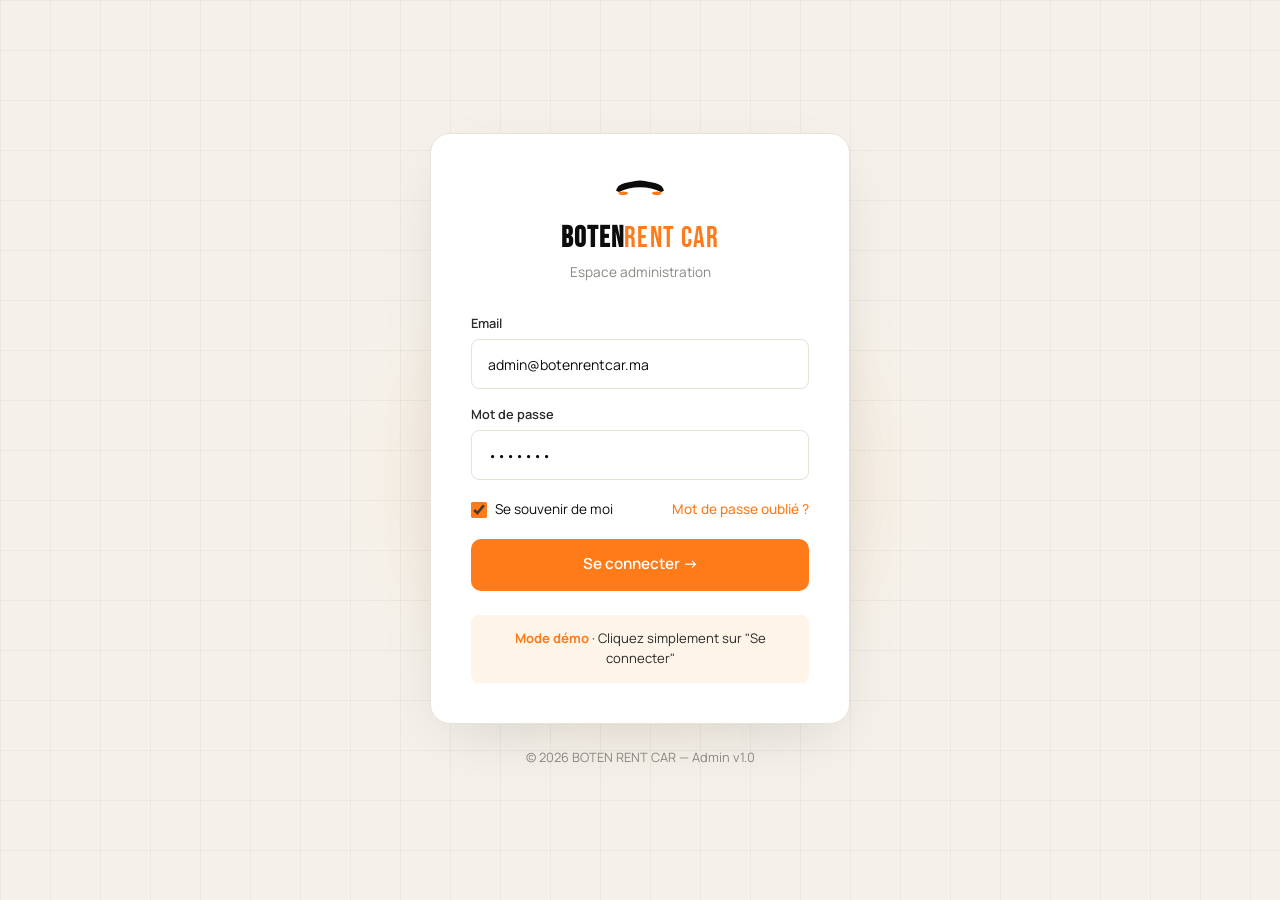
<file: index.html>
<!DOCTYPE html>
<html lang="fr">
<head>
<meta charset="UTF-8">
<meta name="viewport" content="width=device-width, initial-scale=1.0">
<title>Connexion · BOTEN RENT CAR · Admin</title>
<link rel="preconnect" href="https://fonts.googleapis.com">
<link rel="preconnect" href="https://fonts.gstatic.com" crossorigin>
<link href="https://fonts.googleapis.com/css2?family=Bebas+Neue&family=Manrope:wght@400;500;600;700&display=swap" rel="stylesheet">
<link rel="stylesheet" href="admin.css">
</head>
<body class="login-page">

<div class="login-bg">
  <div class="login-glow"></div>
</div>

<div class="login-wrap">
  <div class="login-card">
    <div class="login-brand">
      <svg viewBox="0 0 100 50" xmlns="http://www.w3.org/2000/svg" width="60" height="30">
        <path d="M10,28 Q12,18 25,15 L40,12 Q50,10 60,12 L75,15 Q88,18 90,28 L85,30 Q70,22 50,22 Q30,22 15,30 Z" fill="#0c0c0d"/>
        <ellipse cx="22" cy="32" rx="8" ry="3" fill="#ff7a18"/>
        <ellipse cx="78" cy="32" rx="8" ry="3" fill="#ff7a18"/>
      </svg>
      <h1 class="brand-text">BOTEN<em>RENT CAR</em></h1>
      <p class="brand-sub">Espace administration</p>
    </div>

    <form onsubmit="event.preventDefault(); window.location.href='dashboard.html';">
      <label class="field">
        <span>Email</span>
        <input type="email" placeholder="admin@botenrentcar.ma" value="admin@botenrentcar.ma" required>
      </label>

      <label class="field">
        <span>Mot de passe</span>
        <input type="password" placeholder="••••••••" value="demo123" required>
      </label>

      <div class="login-options">
        <label class="check">
          <input type="checkbox" checked>
          <span>Se souvenir de moi</span>
        </label>
        <a href="#">Mot de passe oublié ?</a>
      </div>

      <button type="submit" class="btn-primary btn-full">Se connecter →</button>
    </form>

    <div class="login-demo">
      <strong>Mode démo</strong> · Cliquez simplement sur "Se connecter"
    </div>
  </div>

  <p class="login-foot">© 2026 BOTEN RENT CAR — Admin v1.0</p>
</div>

</body>
</html>
</file>
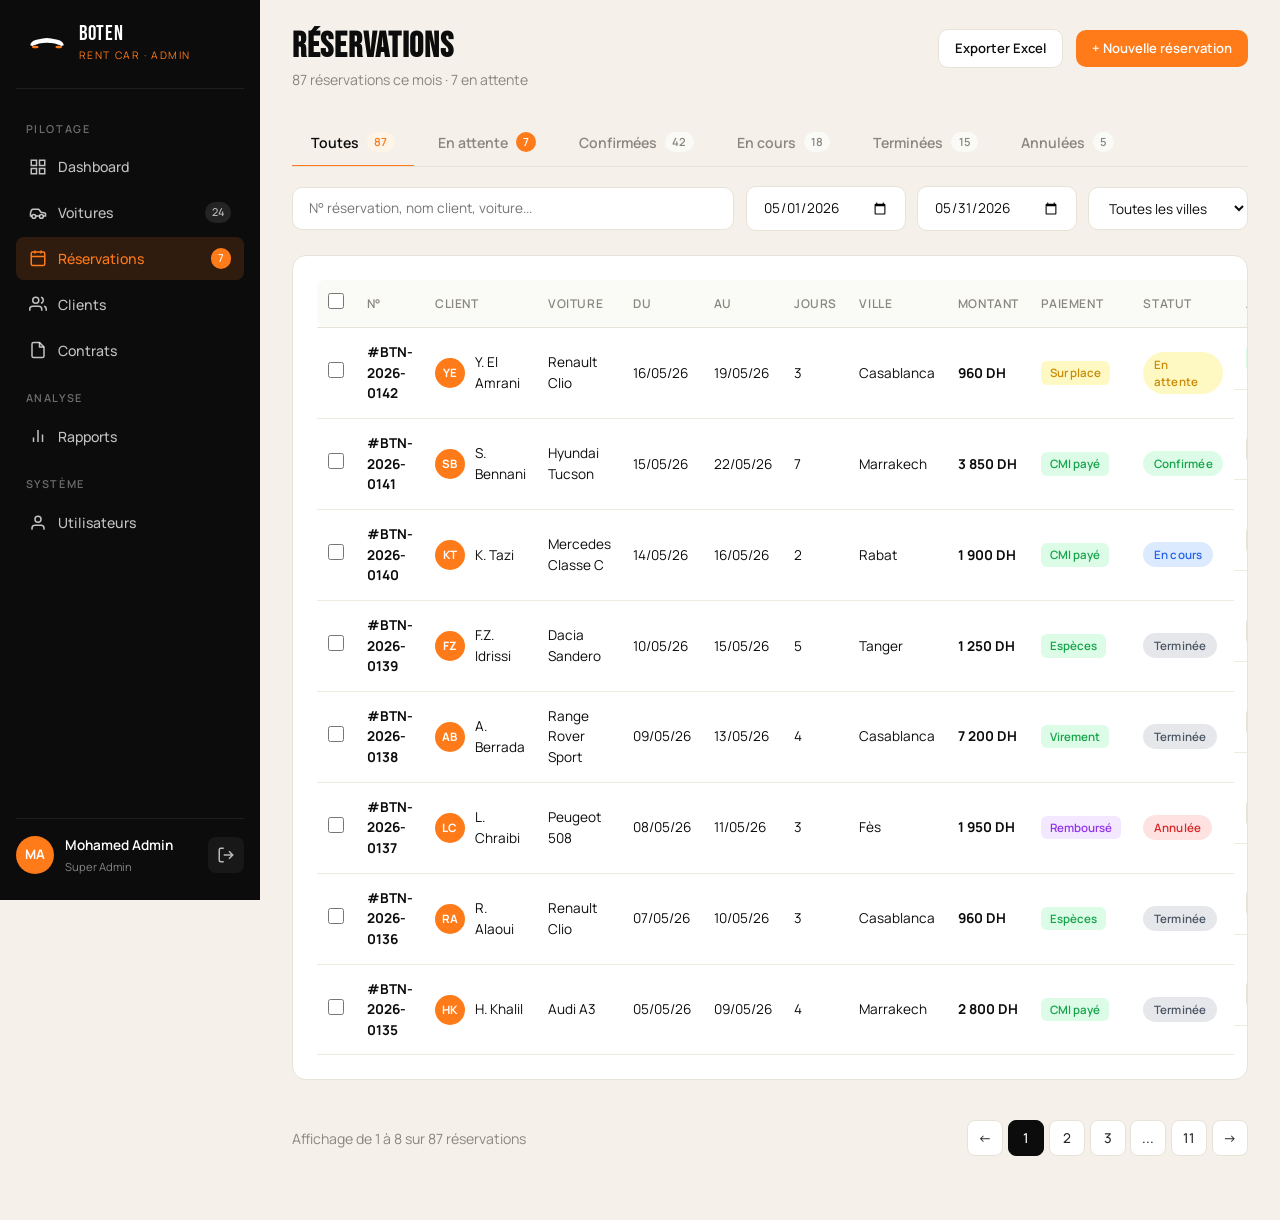
<file: bookings.html>
<!DOCTYPE html>
<html lang="fr">
<head>
<meta charset="UTF-8">
<meta name="viewport" content="width=device-width, initial-scale=1.0">
<title>Réservations · BOTEN RENT CAR · Admin</title>
<link rel="preconnect" href="https://fonts.googleapis.com">
<link rel="preconnect" href="https://fonts.gstatic.com" crossorigin>
<link href="https://fonts.googleapis.com/css2?family=Bebas+Neue&family=Manrope:wght@400;500;600;700;800&display=swap" rel="stylesheet">
<link rel="stylesheet" href="admin.css">
</head>
<body>

<aside class="sidebar">
  <div class="side-brand">
    <svg viewBox="0 0 100 50" xmlns="http://www.w3.org/2000/svg" width="42" height="22">
      <path d="M10,28 Q12,18 25,15 L40,12 Q50,10 60,12 L75,15 Q88,18 90,28 L85,30 Q70,22 50,22 Q30,22 15,30 Z" fill="#fff"/>
      <ellipse cx="22" cy="32" rx="8" ry="3" fill="#ff7a18"/>
      <ellipse cx="78" cy="32" rx="8" ry="3" fill="#ff7a18"/>
    </svg>
    <div><span class="bn">BOTEN</span><span class="bs">RENT CAR · Admin</span></div>
  </div>
  <nav class="side-nav">
    <p class="nav-label">Pilotage</p>
    <a href="dashboard.html"><svg width="18" height="18" viewBox="0 0 24 24" fill="none" stroke="currentColor" stroke-width="2"><rect x="3" y="3" width="7" height="7"/><rect x="14" y="3" width="7" height="7"/><rect x="14" y="14" width="7" height="7"/><rect x="3" y="14" width="7" height="7"/></svg>Dashboard</a>
    <a href="cars.html"><svg width="18" height="18" viewBox="0 0 24 24" fill="none" stroke="currentColor" stroke-width="2"><path d="M14 16H9m10 0h3v-3.15a1 1 0 0 0-.84-.99L16 11l-2.7-3.6a1 1 0 0 0-.8-.4H5.24a2 2 0 0 0-1.8 1.1l-.8 1.63A6 6 0 0 0 2 12.42V16h2"/><circle cx="6.5" cy="16.5" r="2.5"/><circle cx="16.5" cy="16.5" r="2.5"/></svg>Voitures <span class="badge">24</span></a>
    <a href="bookings.html" class="active"><svg width="18" height="18" viewBox="0 0 24 24" fill="none" stroke="currentColor" stroke-width="2"><rect x="3" y="4" width="18" height="18" rx="2"/><path d="M16 2v4M8 2v4M3 10h18"/></svg>Réservations <span class="badge alert">7</span></a>
    <a href="clients.html"><svg width="18" height="18" viewBox="0 0 24 24" fill="none" stroke="currentColor" stroke-width="2"><path d="M17 21v-2a4 4 0 0 0-4-4H5a4 4 0 0 0-4 4v2"/><circle cx="9" cy="7" r="4"/><path d="M23 21v-2a4 4 0 0 0-3-3.87M16 3.13a4 4 0 0 1 0 7.75"/></svg>Clients</a>
    <a href="contracts.html"><svg width="18" height="18" viewBox="0 0 24 24" fill="none" stroke="currentColor" stroke-width="2"><path d="M14 2H6a2 2 0 0 0-2 2v16a2 2 0 0 0 2 2h12a2 2 0 0 0 2-2V8z"/><path d="M14 2v6h6"/></svg>Contrats</a>
    <p class="nav-label">Analyse</p>
    <a href="reports.html"><svg width="18" height="18" viewBox="0 0 24 24" fill="none" stroke="currentColor" stroke-width="2"><line x1="18" y1="20" x2="18" y2="10"/><line x1="12" y1="20" x2="12" y2="4"/><line x1="6" y1="20" x2="6" y2="14"/></svg>Rapports</a>
    <p class="nav-label">Système</p>
    <a href="users.html"><svg width="18" height="18" viewBox="0 0 24 24" fill="none" stroke="currentColor" stroke-width="2"><path d="M20 21v-2a4 4 0 0 0-4-4H8a4 4 0 0 0-4 4v2"/><circle cx="12" cy="7" r="4"/></svg>Utilisateurs</a>
  </nav>
  <div class="side-foot">
    <div class="side-user"><div class="avatar">MA</div><div><strong>Mohamed Admin</strong><span>Super Admin</span></div></div>
    <a href="index.html" class="logout"><svg width="18" height="18" viewBox="0 0 24 24" fill="none" stroke="currentColor" stroke-width="2"><path d="M9 21H5a2 2 0 0 1-2-2V5a2 2 0 0 1 2-2h4M16 17l5-5-5-5M21 12H9"/></svg></a>
  </div>
</aside>

<main class="main">
  <header class="topbar">
    <div>
      <h1>Réservations</h1>
      <p class="muted">87 réservations ce mois · 7 en attente</p>
    </div>
    <div class="topbar-actions">
      <button class="btn-ghost btn-sm">Exporter Excel</button>
      <button class="btn-primary btn-sm">+ Nouvelle réservation</button>
    </div>
  </header>

  <!-- Tabs -->
  <div class="tabs">
    <button class="tab on">Toutes <span class="num">87</span></button>
    <button class="tab">En attente <span class="num alert">7</span></button>
    <button class="tab">Confirmées <span class="num">42</span></button>
    <button class="tab">En cours <span class="num">18</span></button>
    <button class="tab">Terminées <span class="num">15</span></button>
    <button class="tab">Annulées <span class="num">5</span></button>
  </div>

  <!-- Filters -->
  <section class="filters">
    <div class="filter-group">
      <input type="text" placeholder="N° réservation, nom client, voiture..." class="filter-search">
    </div>
    <input type="date" class="filter-select" value="2026-05-01">
    <input type="date" class="filter-select" value="2026-05-31">
    <select class="filter-select"><option>Toutes les villes</option><option>Casablanca</option><option>Marrakech</option></select>
  </section>

  <!-- Big table -->
  <section class="card">
    <div class="table-wrap">
      <table class="table">
        <thead>
          <tr>
            <th><input type="checkbox"></th>
            <th>N°</th>
            <th>Client</th>
            <th>Voiture</th>
            <th>Du</th>
            <th>Au</th>
            <th>Jours</th>
            <th>Ville</th>
            <th>Montant</th>
            <th>Paiement</th>
            <th>Statut</th>
            <th>Actions</th>
          </tr>
        </thead>
        <tbody>
          <tr>
            <td><input type="checkbox"></td>
            <td><strong>#BTN-2026-0142</strong></td>
            <td><div class="td-user"><div class="avatar sm">YE</div><span>Y. El Amrani</span></div></td>
            <td>Renault Clio</td>
            <td>16/05/26</td>
            <td>19/05/26</td>
            <td>3</td>
            <td>Casablanca</td>
            <td><strong>960 DH</strong></td>
            <td><span class="pay pending">Sur place</span></td>
            <td><span class="pill pending">En attente</span></td>
            <td class="row-actions">
              <button class="btn-mini ok" title="Confirmer">✓</button>
              <button class="btn-mini no" title="Refuser">✕</button>
              <button class="btn-mini" title="Détails">👁</button>
            </td>
          </tr>
          <tr>
            <td><input type="checkbox"></td>
            <td><strong>#BTN-2026-0141</strong></td>
            <td><div class="td-user"><div class="avatar sm">SB</div><span>S. Bennani</span></div></td>
            <td>Hyundai Tucson</td>
            <td>15/05/26</td>
            <td>22/05/26</td>
            <td>7</td>
            <td>Marrakech</td>
            <td><strong>3 850 DH</strong></td>
            <td><span class="pay paid">CMI payé</span></td>
            <td><span class="pill confirmed">Confirmée</span></td>
            <td class="row-actions">
              <button class="btn-mini" title="Contrat">📄</button>
              <button class="btn-mini" title="Détails">👁</button>
            </td>
          </tr>
          <tr>
            <td><input type="checkbox"></td>
            <td><strong>#BTN-2026-0140</strong></td>
            <td><div class="td-user"><div class="avatar sm">KT</div><span>K. Tazi</span></div></td>
            <td>Mercedes Classe C</td>
            <td>14/05/26</td>
            <td>16/05/26</td>
            <td>2</td>
            <td>Rabat</td>
            <td><strong>1 900 DH</strong></td>
            <td><span class="pay paid">CMI payé</span></td>
            <td><span class="pill active">En cours</span></td>
            <td class="row-actions">
              <button class="btn-mini" title="Contrat">📄</button>
              <button class="btn-mini" title="Détails">👁</button>
            </td>
          </tr>
          <tr>
            <td><input type="checkbox"></td>
            <td><strong>#BTN-2026-0139</strong></td>
            <td><div class="td-user"><div class="avatar sm">FZ</div><span>F.Z. Idrissi</span></div></td>
            <td>Dacia Sandero</td>
            <td>10/05/26</td>
            <td>15/05/26</td>
            <td>5</td>
            <td>Tanger</td>
            <td><strong>1 250 DH</strong></td>
            <td><span class="pay paid">Espèces</span></td>
            <td><span class="pill done">Terminée</span></td>
            <td class="row-actions">
              <button class="btn-mini" title="Détails">👁</button>
            </td>
          </tr>
          <tr>
            <td><input type="checkbox"></td>
            <td><strong>#BTN-2026-0138</strong></td>
            <td><div class="td-user"><div class="avatar sm">AB</div><span>A. Berrada</span></div></td>
            <td>Range Rover Sport</td>
            <td>09/05/26</td>
            <td>13/05/26</td>
            <td>4</td>
            <td>Casablanca</td>
            <td><strong>7 200 DH</strong></td>
            <td><span class="pay paid">Virement</span></td>
            <td><span class="pill done">Terminée</span></td>
            <td class="row-actions">
              <button class="btn-mini" title="Détails">👁</button>
            </td>
          </tr>
          <tr>
            <td><input type="checkbox"></td>
            <td><strong>#BTN-2026-0137</strong></td>
            <td><div class="td-user"><div class="avatar sm">LC</div><span>L. Chraibi</span></div></td>
            <td>Peugeot 508</td>
            <td>08/05/26</td>
            <td>11/05/26</td>
            <td>3</td>
            <td>Fès</td>
            <td><strong>1 950 DH</strong></td>
            <td><span class="pay refund">Remboursé</span></td>
            <td><span class="pill cancelled">Annulée</span></td>
            <td class="row-actions">
              <button class="btn-mini" title="Détails">👁</button>
            </td>
          </tr>
          <tr>
            <td><input type="checkbox"></td>
            <td><strong>#BTN-2026-0136</strong></td>
            <td><div class="td-user"><div class="avatar sm">RA</div><span>R. Alaoui</span></div></td>
            <td>Renault Clio</td>
            <td>07/05/26</td>
            <td>10/05/26</td>
            <td>3</td>
            <td>Casablanca</td>
            <td><strong>960 DH</strong></td>
            <td><span class="pay paid">Espèces</span></td>
            <td><span class="pill done">Terminée</span></td>
            <td class="row-actions">
              <button class="btn-mini" title="Détails">👁</button>
            </td>
          </tr>
          <tr>
            <td><input type="checkbox"></td>
            <td><strong>#BTN-2026-0135</strong></td>
            <td><div class="td-user"><div class="avatar sm">HK</div><span>H. Khalil</span></div></td>
            <td>Audi A3</td>
            <td>05/05/26</td>
            <td>09/05/26</td>
            <td>4</td>
            <td>Marrakech</td>
            <td><strong>2 800 DH</strong></td>
            <td><span class="pay paid">CMI payé</span></td>
            <td><span class="pill done">Terminée</span></td>
            <td class="row-actions">
              <button class="btn-mini" title="Détails">👁</button>
            </td>
          </tr>
        </tbody>
      </table>
    </div>
  </section>

  <div class="pagination">
    <span class="muted">Affichage de 1 à 8 sur 87 réservations</span>
    <div class="pager">
      <button>←</button>
      <button class="on">1</button>
      <button>2</button>
      <button>3</button>
      <button>...</button>
      <button>11</button>
      <button>→</button>
    </div>
  </div>

</main>

<script src="admin.js"></script>
</body>
</html>
</file>
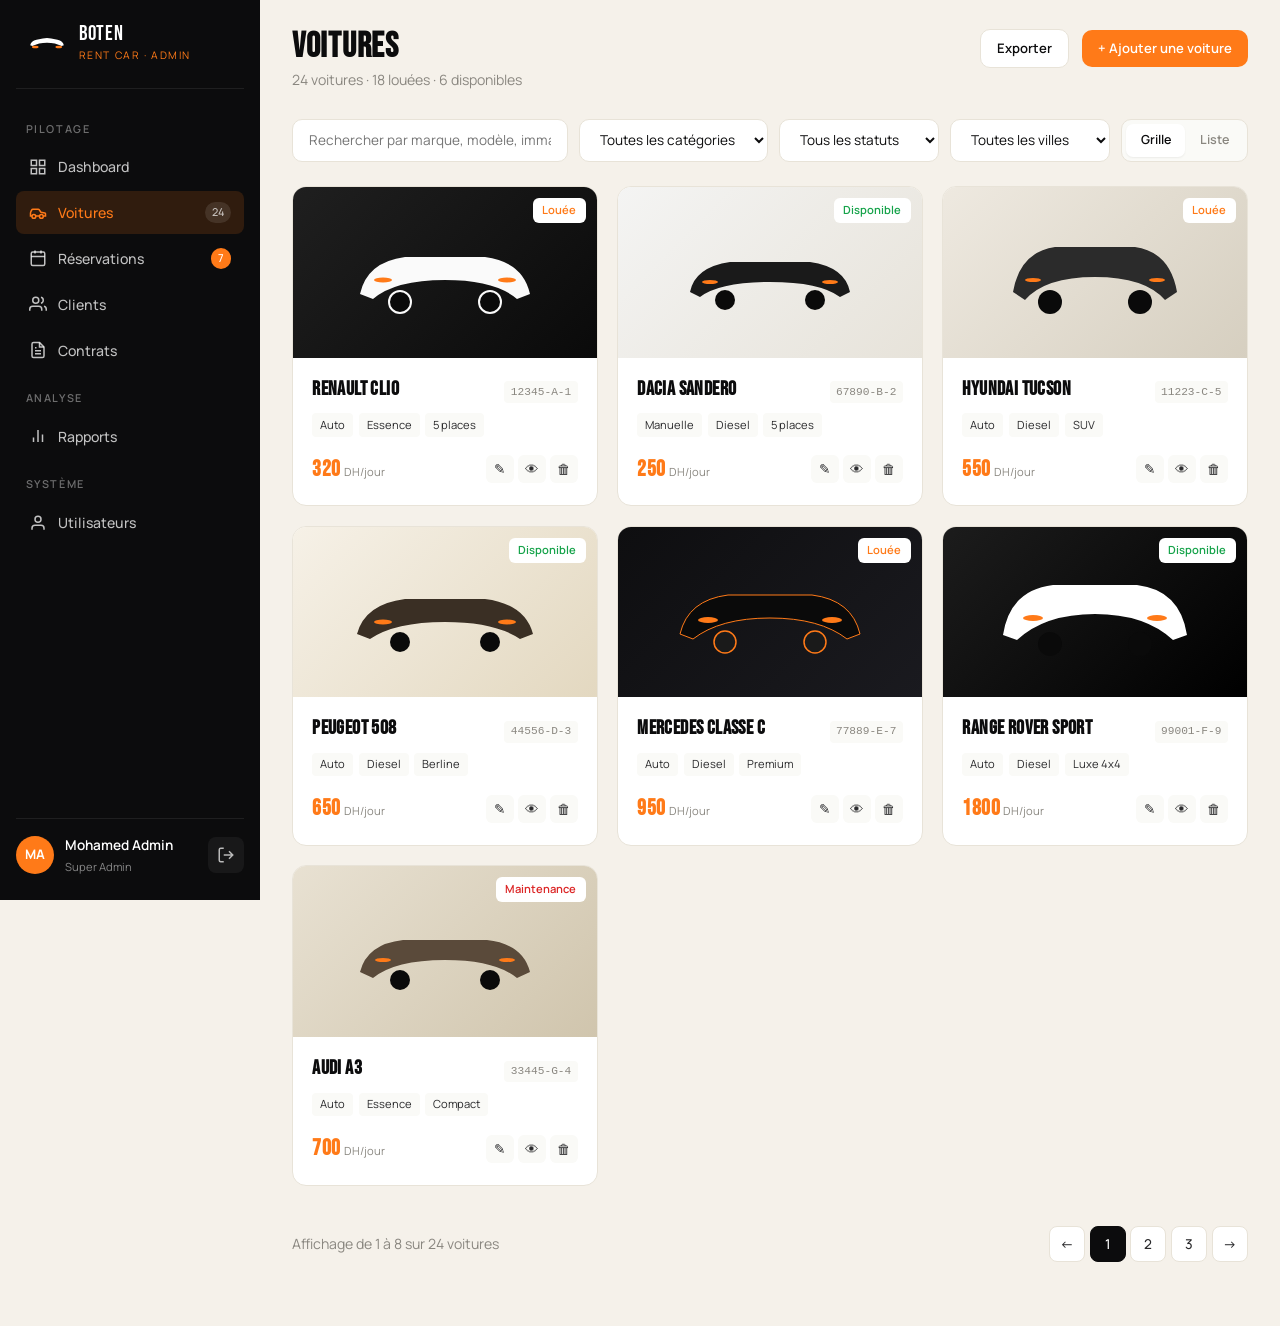
<file: cars.html>
<!DOCTYPE html>
<html lang="fr">
<head>
<meta charset="UTF-8">
<meta name="viewport" content="width=device-width, initial-scale=1.0">
<title>Voitures · BOTEN RENT CAR · Admin</title>
<link rel="preconnect" href="https://fonts.googleapis.com">
<link rel="preconnect" href="https://fonts.gstatic.com" crossorigin>
<link href="https://fonts.googleapis.com/css2?family=Bebas+Neue&family=Manrope:wght@400;500;600;700;800&display=swap" rel="stylesheet">
<link rel="stylesheet" href="admin.css">
</head>
<body>

<aside class="sidebar">
  <div class="side-brand">
    <svg viewBox="0 0 100 50" xmlns="http://www.w3.org/2000/svg" width="42" height="22">
      <path d="M10,28 Q12,18 25,15 L40,12 Q50,10 60,12 L75,15 Q88,18 90,28 L85,30 Q70,22 50,22 Q30,22 15,30 Z" fill="#fff"/>
      <ellipse cx="22" cy="32" rx="8" ry="3" fill="#ff7a18"/>
      <ellipse cx="78" cy="32" rx="8" ry="3" fill="#ff7a18"/>
    </svg>
    <div><span class="bn">BOTEN</span><span class="bs">RENT CAR · Admin</span></div>
  </div>
  <nav class="side-nav">
    <p class="nav-label">Pilotage</p>
    <a href="dashboard.html"><svg width="18" height="18" viewBox="0 0 24 24" fill="none" stroke="currentColor" stroke-width="2"><rect x="3" y="3" width="7" height="7"/><rect x="14" y="3" width="7" height="7"/><rect x="14" y="14" width="7" height="7"/><rect x="3" y="14" width="7" height="7"/></svg>Dashboard</a>
    <a href="cars.html" class="active"><svg width="18" height="18" viewBox="0 0 24 24" fill="none" stroke="currentColor" stroke-width="2"><path d="M14 16H9m10 0h3v-3.15a1 1 0 0 0-.84-.99L16 11l-2.7-3.6a1 1 0 0 0-.8-.4H5.24a2 2 0 0 0-1.8 1.1l-.8 1.63A6 6 0 0 0 2 12.42V16h2"/><circle cx="6.5" cy="16.5" r="2.5"/><circle cx="16.5" cy="16.5" r="2.5"/></svg>Voitures <span class="badge">24</span></a>
    <a href="bookings.html"><svg width="18" height="18" viewBox="0 0 24 24" fill="none" stroke="currentColor" stroke-width="2"><rect x="3" y="4" width="18" height="18" rx="2"/><path d="M16 2v4M8 2v4M3 10h18"/></svg>Réservations <span class="badge alert">7</span></a>
    <a href="clients.html"><svg width="18" height="18" viewBox="0 0 24 24" fill="none" stroke="currentColor" stroke-width="2"><path d="M17 21v-2a4 4 0 0 0-4-4H5a4 4 0 0 0-4 4v2"/><circle cx="9" cy="7" r="4"/><path d="M23 21v-2a4 4 0 0 0-3-3.87M16 3.13a4 4 0 0 1 0 7.75"/></svg>Clients</a>
    <a href="contracts.html"><svg width="18" height="18" viewBox="0 0 24 24" fill="none" stroke="currentColor" stroke-width="2"><path d="M14 2H6a2 2 0 0 0-2 2v16a2 2 0 0 0 2 2h12a2 2 0 0 0 2-2V8z"/><path d="M14 2v6h6M16 13H8M16 17H8M10 9H8"/></svg>Contrats</a>
    <p class="nav-label">Analyse</p>
    <a href="reports.html"><svg width="18" height="18" viewBox="0 0 24 24" fill="none" stroke="currentColor" stroke-width="2"><line x1="18" y1="20" x2="18" y2="10"/><line x1="12" y1="20" x2="12" y2="4"/><line x1="6" y1="20" x2="6" y2="14"/></svg>Rapports</a>
    <p class="nav-label">Système</p>
    <a href="users.html"><svg width="18" height="18" viewBox="0 0 24 24" fill="none" stroke="currentColor" stroke-width="2"><path d="M20 21v-2a4 4 0 0 0-4-4H8a4 4 0 0 0-4 4v2"/><circle cx="12" cy="7" r="4"/></svg>Utilisateurs</a>
  </nav>
  <div class="side-foot">
    <div class="side-user">
      <div class="avatar">MA</div>
      <div><strong>Mohamed Admin</strong><span>Super Admin</span></div>
    </div>
    <a href="index.html" class="logout"><svg width="18" height="18" viewBox="0 0 24 24" fill="none" stroke="currentColor" stroke-width="2"><path d="M9 21H5a2 2 0 0 1-2-2V5a2 2 0 0 1 2-2h4M16 17l5-5-5-5M21 12H9"/></svg></a>
  </div>
</aside>

<main class="main">
  <header class="topbar">
    <div>
      <h1>Voitures</h1>
      <p class="muted">24 voitures · 18 louées · 6 disponibles</p>
    </div>
    <div class="topbar-actions">
      <button class="btn-ghost btn-sm">Exporter</button>
      <button class="btn-primary btn-sm" onclick="document.getElementById('addCarModal').classList.add('open')">+ Ajouter une voiture</button>
    </div>
  </header>

  <!-- Filters -->
  <section class="filters">
    <div class="filter-group">
      <input type="text" placeholder="Rechercher par marque, modèle, immatriculation..." class="filter-search">
    </div>
    <select class="filter-select"><option>Toutes les catégories</option><option>Économique</option><option>Berline</option><option>SUV</option><option>Premium</option><option>Luxe</option></select>
    <select class="filter-select"><option>Tous les statuts</option><option>Disponible</option><option>Louée</option><option>Maintenance</option></select>
    <select class="filter-select"><option>Toutes les villes</option><option>Casablanca</option><option>Marrakech</option><option>Rabat</option><option>Tanger</option><option>Agadir</option><option>Fès</option></select>
    <div class="view-toggle">
      <button class="on">Grille</button>
      <button>Liste</button>
    </div>
  </section>

  <!-- Cars grid -->
  <section class="cars-grid">

    <article class="cc">
      <div class="cc-img" style="background:linear-gradient(135deg,#1f1f1f,#0a0a0a);">
        <svg viewBox="0 0 200 100"><path d="M15,72 Q22,40 60,35 L140,35 Q178,40 185,72 L172,77 Q150,58 100,58 Q50,58 28,77 Z" fill="#fafafa"/><circle cx="55" cy="80" r="11" fill="#0a0a0a" stroke="#fafafa" stroke-width="2"/><circle cx="145" cy="80" r="11" fill="#0a0a0a" stroke="#fafafa" stroke-width="2"/><ellipse cx="38" cy="58" rx="9" ry="2.5" fill="#ff7a18"/><ellipse cx="162" cy="58" rx="9" ry="2.5" fill="#ff7a18"/></svg>
        <span class="cc-status booked">Louée</span>
      </div>
      <div class="cc-body">
        <div class="cc-head">
          <h3>Renault Clio</h3>
          <span class="cc-plate">12345-A-1</span>
        </div>
        <ul class="cc-specs"><li>Auto</li><li>Essence</li><li>5 places</li></ul>
        <div class="cc-foot">
          <div class="cc-price"><strong>320</strong><span>DH/jour</span></div>
          <div class="cc-actions">
            <button class="icon-mini" title="Modifier">✎</button>
            <button class="icon-mini" title="Voir">👁</button>
            <button class="icon-mini danger" title="Supprimer">🗑</button>
          </div>
        </div>
      </div>
    </article>

    <article class="cc">
      <div class="cc-img" style="background:linear-gradient(135deg,#f4f4f3,#e7e3da);">
        <svg viewBox="0 0 200 100"><path d="M20,70 Q25,45 60,40 L140,40 Q175,45 180,70 L170,75 Q150,60 100,60 Q50,60 30,75 Z" fill="#1a1a1a"/><circle cx="55" cy="78" r="10" fill="#0a0a0a"/><circle cx="145" cy="78" r="10" fill="#0a0a0a"/><ellipse cx="40" cy="60" rx="8" ry="2" fill="#ff7a18"/><ellipse cx="160" cy="60" rx="8" ry="2" fill="#ff7a18"/></svg>
        <span class="cc-status avail">Disponible</span>
      </div>
      <div class="cc-body">
        <div class="cc-head">
          <h3>Dacia Sandero</h3>
          <span class="cc-plate">67890-B-2</span>
        </div>
        <ul class="cc-specs"><li>Manuelle</li><li>Diesel</li><li>5 places</li></ul>
        <div class="cc-foot">
          <div class="cc-price"><strong>250</strong><span>DH/jour</span></div>
          <div class="cc-actions">
            <button class="icon-mini">✎</button>
            <button class="icon-mini">👁</button>
            <button class="icon-mini danger">🗑</button>
          </div>
        </div>
      </div>
    </article>

    <article class="cc">
      <div class="cc-img" style="background:linear-gradient(135deg,#eee9e0,#d6cfc0);">
        <svg viewBox="0 0 200 100"><path d="M18,70 Q25,30 60,25 L140,25 Q175,30 182,70 L170,78 Q150,55 100,55 Q50,55 30,78 Z" fill="#2b2b2b"/><rect x="55" y="32" width="90" height="20" fill="#2b2b2b"/><circle cx="55" cy="80" r="12" fill="#0a0a0a"/><circle cx="145" cy="80" r="12" fill="#0a0a0a"/><ellipse cx="38" cy="58" rx="8" ry="2" fill="#ff7a18"/><ellipse cx="162" cy="58" rx="8" ry="2" fill="#ff7a18"/></svg>
        <span class="cc-status booked">Louée</span>
      </div>
      <div class="cc-body">
        <div class="cc-head">
          <h3>Hyundai Tucson</h3>
          <span class="cc-plate">11223-C-5</span>
        </div>
        <ul class="cc-specs"><li>Auto</li><li>Diesel</li><li>SUV</li></ul>
        <div class="cc-foot">
          <div class="cc-price"><strong>550</strong><span>DH/jour</span></div>
          <div class="cc-actions">
            <button class="icon-mini">✎</button>
            <button class="icon-mini">👁</button>
            <button class="icon-mini danger">🗑</button>
          </div>
        </div>
      </div>
    </article>

    <article class="cc">
      <div class="cc-img" style="background:linear-gradient(135deg,#f6f1e7,#e3d8c0);">
        <svg viewBox="0 0 200 100"><path d="M12,72 Q20,42 60,37 L140,37 Q180,42 188,72 L175,77 Q150,60 100,60 Q50,60 25,77 Z" fill="#3a2f24"/><circle cx="55" cy="80" r="10" fill="#0a0a0a"/><circle cx="145" cy="80" r="10" fill="#0a0a0a"/><ellipse cx="38" cy="60" rx="9" ry="2.5" fill="#ff7a18"/><ellipse cx="162" cy="60" rx="9" ry="2.5" fill="#ff7a18"/></svg>
        <span class="cc-status avail">Disponible</span>
      </div>
      <div class="cc-body">
        <div class="cc-head">
          <h3>Peugeot 508</h3>
          <span class="cc-plate">44556-D-3</span>
        </div>
        <ul class="cc-specs"><li>Auto</li><li>Diesel</li><li>Berline</li></ul>
        <div class="cc-foot">
          <div class="cc-price"><strong>650</strong><span>DH/jour</span></div>
          <div class="cc-actions">
            <button class="icon-mini">✎</button>
            <button class="icon-mini">👁</button>
            <button class="icon-mini danger">🗑</button>
          </div>
        </div>
      </div>
    </article>

    <article class="cc">
      <div class="cc-img" style="background:linear-gradient(135deg,#0e0e10,#1a1a1f);">
        <svg viewBox="0 0 200 100"><path d="M10,72 Q18,38 58,33 L142,33 Q182,38 190,72 L177,77 Q150,56 100,56 Q50,56 23,77 Z" fill="#0a0a0a" stroke="#ff7a18" stroke-width="1"/><circle cx="55" cy="80" r="11" fill="#1a1a1a" stroke="#ff7a18" stroke-width="1.5"/><circle cx="145" cy="80" r="11" fill="#1a1a1a" stroke="#ff7a18" stroke-width="1.5"/><ellipse cx="38" cy="58" rx="10" ry="3" fill="#ff7a18"/><ellipse cx="162" cy="58" rx="10" ry="3" fill="#ff7a18"/></svg>
        <span class="cc-status booked">Louée</span>
      </div>
      <div class="cc-body">
        <div class="cc-head">
          <h3>Mercedes Classe C</h3>
          <span class="cc-plate">77889-E-7</span>
        </div>
        <ul class="cc-specs"><li>Auto</li><li>Diesel</li><li>Premium</li></ul>
        <div class="cc-foot">
          <div class="cc-price"><strong>950</strong><span>DH/jour</span></div>
          <div class="cc-actions">
            <button class="icon-mini">✎</button>
            <button class="icon-mini">👁</button>
            <button class="icon-mini danger">🗑</button>
          </div>
        </div>
      </div>
    </article>

    <article class="cc">
      <div class="cc-img" style="background:linear-gradient(135deg,#1c1c1c,#000);">
        <svg viewBox="0 0 200 100"><path d="M8,73 Q15,28 58,23 L142,23 Q185,28 192,73 L178,78 Q150,52 100,52 Q50,52 22,78 Z" fill="#fff"/><rect x="58" y="30" width="84" height="22" fill="#fff" rx="3"/><circle cx="55" cy="82" r="12" fill="#0a0a0a"/><circle cx="145" cy="82" r="12" fill="#0a0a0a"/><ellipse cx="38" cy="56" rx="10" ry="3" fill="#ff7a18"/><ellipse cx="162" cy="56" rx="10" ry="3" fill="#ff7a18"/></svg>
        <span class="cc-status avail">Disponible</span>
      </div>
      <div class="cc-body">
        <div class="cc-head">
          <h3>Range Rover Sport</h3>
          <span class="cc-plate">99001-F-9</span>
        </div>
        <ul class="cc-specs"><li>Auto</li><li>Diesel</li><li>Luxe 4x4</li></ul>
        <div class="cc-foot">
          <div class="cc-price"><strong>1800</strong><span>DH/jour</span></div>
          <div class="cc-actions">
            <button class="icon-mini">✎</button>
            <button class="icon-mini">👁</button>
            <button class="icon-mini danger">🗑</button>
          </div>
        </div>
      </div>
    </article>

    <article class="cc">
      <div class="cc-img" style="background:linear-gradient(135deg,#e8e1d2,#d0c5ad);">
        <svg viewBox="0 0 200 100"><path d="M15,70 Q22,42 58,38 L142,38 Q178,42 185,70 L172,76 Q150,58 100,58 Q50,58 28,76 Z" fill="#5a4a3a"/><circle cx="55" cy="78" r="10" fill="#0a0a0a"/><circle cx="145" cy="78" r="10" fill="#0a0a0a"/><ellipse cx="38" cy="58" rx="8" ry="2" fill="#ff7a18"/><ellipse cx="162" cy="58" rx="8" ry="2" fill="#ff7a18"/></svg>
        <span class="cc-status maint">Maintenance</span>
      </div>
      <div class="cc-body">
        <div class="cc-head">
          <h3>Audi A3</h3>
          <span class="cc-plate">33445-G-4</span>
        </div>
        <ul class="cc-specs"><li>Auto</li><li>Essence</li><li>Compact</li></ul>
        <div class="cc-foot">
          <div class="cc-price"><strong>700</strong><span>DH/jour</span></div>
          <div class="cc-actions">
            <button class="icon-mini">✎</button>
            <button class="icon-mini">👁</button>
            <button class="icon-mini danger">🗑</button>
          </div>
        </div>
      </div>
    </article>

  </section>

  <div class="pagination">
    <span class="muted">Affichage de 1 à 8 sur 24 voitures</span>
    <div class="pager">
      <button>←</button>
      <button class="on">1</button>
      <button>2</button>
      <button>3</button>
      <button>→</button>
    </div>
  </div>

</main>

<!-- ===== MODAL: Ajouter une voiture ===== -->
<div class="modal" id="addCarModal">
  <div class="modal-card">
    <div class="modal-head">
      <h2>Ajouter une voiture</h2>
      <button class="close-btn" onclick="document.getElementById('addCarModal').classList.remove('open')">✕</button>
    </div>

    <form class="form" onsubmit="event.preventDefault(); alert('Démo : la voiture serait enregistrée dans la base de données.'); document.getElementById('addCarModal').classList.remove('open');">

      <div class="form-section">
        <h3>Informations principales</h3>
        <div class="form-row">
          <label class="field"><span>Marque</span><input type="text" placeholder="ex. Mercedes" required></label>
          <label class="field"><span>Modèle</span><input type="text" placeholder="ex. Classe C" required></label>
        </div>
        <div class="form-row">
          <label class="field"><span>Année</span><input type="number" placeholder="2024" min="2000" max="2026"></label>
          <label class="field"><span>Immatriculation</span><input type="text" placeholder="12345-A-1" required></label>
        </div>
        <div class="form-row">
          <label class="field">
            <span>Catégorie</span>
            <select><option>Économique</option><option>Berline</option><option>SUV</option><option>Premium</option><option>Luxe</option></select>
          </label>
          <label class="field">
            <span>Ville de base</span>
            <select><option>Casablanca</option><option>Marrakech</option><option>Rabat</option><option>Tanger</option><option>Agadir</option><option>Fès</option></select>
          </label>
        </div>
      </div>

      <div class="form-section">
        <h3>Caractéristiques</h3>
        <div class="form-row">
          <label class="field">
            <span>Transmission</span>
            <select><option>Manuelle</option><option>Automatique</option></select>
          </label>
          <label class="field">
            <span>Carburant</span>
            <select><option>Diesel</option><option>Essence</option><option>Hybride</option><option>Électrique</option></select>
          </label>
        </div>
        <div class="form-row">
          <label class="field"><span>Nombre de places</span><input type="number" value="5" min="2" max="9"></label>
          <label class="field"><span>Nombre de portes</span><input type="number" value="5" min="2" max="5"></label>
        </div>
        <div class="form-row">
          <label class="field check-list">
            <span>Équipements</span>
            <div class="chips">
              <label><input type="checkbox" checked> Climatisation</label>
              <label><input type="checkbox" checked> GPS</label>
              <label><input type="checkbox"> Bluetooth</label>
              <label><input type="checkbox"> Caméra recul</label>
              <label><input type="checkbox"> Sièges cuir</label>
              <label><input type="checkbox"> Toit ouvrant</label>
            </div>
          </label>
        </div>
      </div>

      <div class="form-section">
        <h3>Tarification</h3>
        <div class="form-row">
          <label class="field"><span>Prix / jour (DH)</span><input type="number" placeholder="320" required></label>
          <label class="field"><span>Prix / semaine (DH)</span><input type="number" placeholder="1900"></label>
        </div>
        <div class="form-row">
          <label class="field"><span>Prix / mois (DH)</span><input type="number" placeholder="7500"></label>
          <label class="field"><span>Caution (DH)</span><input type="number" placeholder="3000"></label>
        </div>
      </div>

      <div class="form-section">
        <h3>Photos</h3>
        <div class="upload">
          <svg width="32" height="32" viewBox="0 0 24 24" fill="none" stroke="currentColor" stroke-width="2"><path d="M21 15v4a2 2 0 0 1-2 2H5a2 2 0 0 1-2-2v-4M17 8l-5-5-5 5M12 3v12"/></svg>
          <p><strong>Cliquez pour ajouter des photos</strong> ou glissez-déposez</p>
          <span class="muted">PNG, JPG jusqu'à 5MB · 6 photos maximum</span>
        </div>
      </div>

      <div class="modal-foot">
        <button type="button" class="btn-ghost" onclick="document.getElementById('addCarModal').classList.remove('open')">Annuler</button>
        <button type="submit" class="btn-primary">Enregistrer la voiture</button>
      </div>
    </form>

  </div>
</div>

<script src="admin.js"></script>
</body>
</html>
</file>
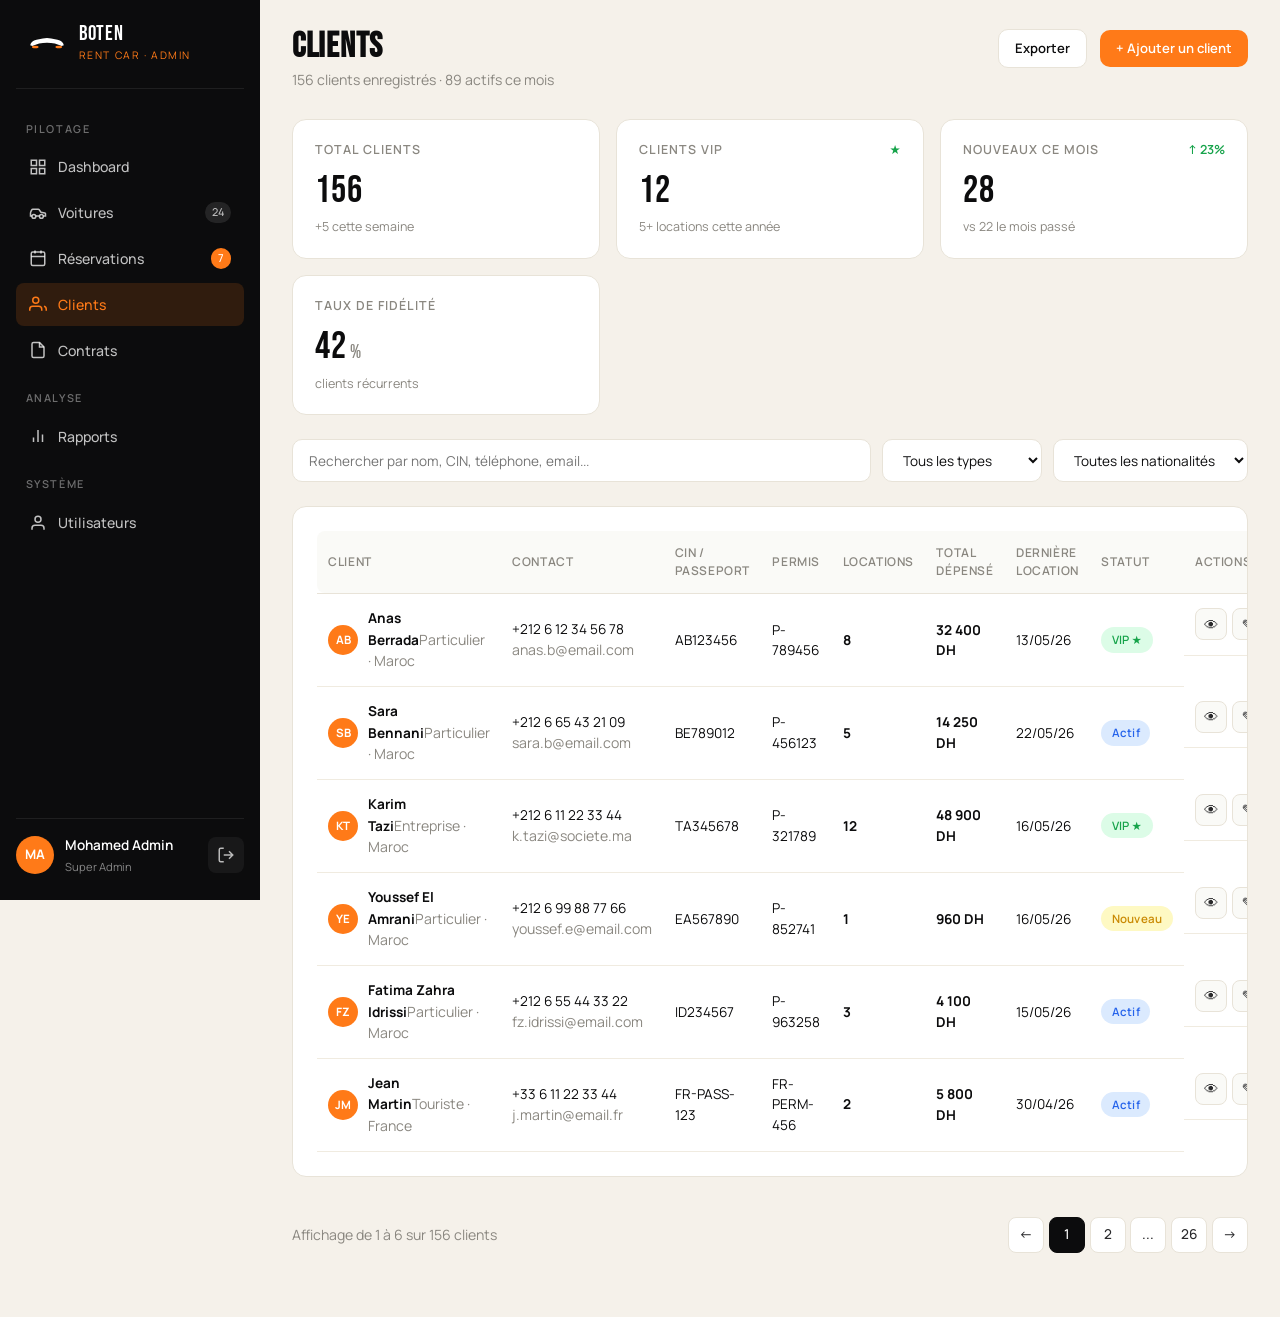
<file: clients.html>
<!DOCTYPE html>
<html lang="fr">
<head>
<meta charset="UTF-8">
<meta name="viewport" content="width=device-width, initial-scale=1.0">
<title>Clients · BOTEN RENT CAR · Admin</title>
<link rel="preconnect" href="https://fonts.googleapis.com">
<link href="https://fonts.googleapis.com/css2?family=Bebas+Neue&family=Manrope:wght@400;500;600;700;800&display=swap" rel="stylesheet">
<link rel="stylesheet" href="admin.css">
</head>
<body>

<aside class="sidebar">
  <div class="side-brand">
    <svg viewBox="0 0 100 50" xmlns="http://www.w3.org/2000/svg" width="42" height="22">
      <path d="M10,28 Q12,18 25,15 L40,12 Q50,10 60,12 L75,15 Q88,18 90,28 L85,30 Q70,22 50,22 Q30,22 15,30 Z" fill="#fff"/>
      <ellipse cx="22" cy="32" rx="8" ry="3" fill="#ff7a18"/>
      <ellipse cx="78" cy="32" rx="8" ry="3" fill="#ff7a18"/>
    </svg>
    <div><span class="bn">BOTEN</span><span class="bs">RENT CAR · Admin</span></div>
  </div>
  <nav class="side-nav">
    <p class="nav-label">Pilotage</p>
    <a href="dashboard.html"><svg width="18" height="18" viewBox="0 0 24 24" fill="none" stroke="currentColor" stroke-width="2"><rect x="3" y="3" width="7" height="7"/><rect x="14" y="3" width="7" height="7"/><rect x="14" y="14" width="7" height="7"/><rect x="3" y="14" width="7" height="7"/></svg>Dashboard</a>
    <a href="cars.html"><svg width="18" height="18" viewBox="0 0 24 24" fill="none" stroke="currentColor" stroke-width="2"><path d="M14 16H9m10 0h3v-3.15a1 1 0 0 0-.84-.99L16 11l-2.7-3.6a1 1 0 0 0-.8-.4H5.24a2 2 0 0 0-1.8 1.1l-.8 1.63A6 6 0 0 0 2 12.42V16h2"/><circle cx="6.5" cy="16.5" r="2.5"/><circle cx="16.5" cy="16.5" r="2.5"/></svg>Voitures <span class="badge">24</span></a>
    <a href="bookings.html"><svg width="18" height="18" viewBox="0 0 24 24" fill="none" stroke="currentColor" stroke-width="2"><rect x="3" y="4" width="18" height="18" rx="2"/><path d="M16 2v4M8 2v4M3 10h18"/></svg>Réservations <span class="badge alert">7</span></a>
    <a href="clients.html" class="active"><svg width="18" height="18" viewBox="0 0 24 24" fill="none" stroke="currentColor" stroke-width="2"><path d="M17 21v-2a4 4 0 0 0-4-4H5a4 4 0 0 0-4 4v2"/><circle cx="9" cy="7" r="4"/><path d="M23 21v-2a4 4 0 0 0-3-3.87"/></svg>Clients</a>
    <a href="contracts.html"><svg width="18" height="18" viewBox="0 0 24 24" fill="none" stroke="currentColor" stroke-width="2"><path d="M14 2H6a2 2 0 0 0-2 2v16a2 2 0 0 0 2 2h12a2 2 0 0 0 2-2V8z"/><path d="M14 2v6h6"/></svg>Contrats</a>
    <p class="nav-label">Analyse</p>
    <a href="reports.html"><svg width="18" height="18" viewBox="0 0 24 24" fill="none" stroke="currentColor" stroke-width="2"><line x1="18" y1="20" x2="18" y2="10"/><line x1="12" y1="20" x2="12" y2="4"/><line x1="6" y1="20" x2="6" y2="14"/></svg>Rapports</a>
    <p class="nav-label">Système</p>
    <a href="users.html"><svg width="18" height="18" viewBox="0 0 24 24" fill="none" stroke="currentColor" stroke-width="2"><path d="M20 21v-2a4 4 0 0 0-4-4H8a4 4 0 0 0-4 4v2"/><circle cx="12" cy="7" r="4"/></svg>Utilisateurs</a>
  </nav>
  <div class="side-foot">
    <div class="side-user"><div class="avatar">MA</div><div><strong>Mohamed Admin</strong><span>Super Admin</span></div></div>
    <a href="index.html" class="logout"><svg width="18" height="18" viewBox="0 0 24 24" fill="none" stroke="currentColor" stroke-width="2"><path d="M9 21H5a2 2 0 0 1-2-2V5a2 2 0 0 1 2-2h4M16 17l5-5-5-5M21 12H9"/></svg></a>
  </div>
</aside>

<main class="main">
  <header class="topbar">
    <div>
      <h1>Clients</h1>
      <p class="muted">156 clients enregistrés · 89 actifs ce mois</p>
    </div>
    <div class="topbar-actions">
      <button class="btn-ghost btn-sm">Exporter</button>
      <button class="btn-primary btn-sm">+ Ajouter un client</button>
    </div>
  </header>

  <!-- KPIs -->
  <section class="kpis">
    <article class="kpi"><div class="kpi-top"><span class="kpi-label">Total clients</span></div><div class="kpi-value">156</div><div class="kpi-foot muted">+5 cette semaine</div></article>
    <article class="kpi"><div class="kpi-top"><span class="kpi-label">Clients VIP</span><span class="kpi-trend up">★</span></div><div class="kpi-value">12</div><div class="kpi-foot muted">5+ locations cette année</div></article>
    <article class="kpi"><div class="kpi-top"><span class="kpi-label">Nouveaux ce mois</span><span class="kpi-trend up">↑ 23%</span></div><div class="kpi-value">28</div><div class="kpi-foot muted">vs 22 le mois passé</div></article>
    <article class="kpi"><div class="kpi-top"><span class="kpi-label">Taux de fidélité</span></div><div class="kpi-value">42<em>%</em></div><div class="kpi-foot muted">clients récurrents</div></article>
  </section>

  <section class="filters">
    <div class="filter-group"><input type="text" placeholder="Rechercher par nom, CIN, téléphone, email..." class="filter-search"></div>
    <select class="filter-select"><option>Tous les types</option><option>Particulier</option><option>Entreprise</option><option>VIP</option></select>
    <select class="filter-select"><option>Toutes les nationalités</option><option>Marocaine</option><option>Française</option><option>Espagnole</option><option>Autre</option></select>
  </section>

  <section class="card">
    <div class="table-wrap">
      <table class="table">
        <thead>
          <tr>
            <th>Client</th>
            <th>Contact</th>
            <th>CIN / Passeport</th>
            <th>Permis</th>
            <th>Locations</th>
            <th>Total dépensé</th>
            <th>Dernière location</th>
            <th>Statut</th>
            <th>Actions</th>
          </tr>
        </thead>
        <tbody>
          <tr>
            <td><div class="td-user"><div class="avatar sm">AB</div><div><strong>Anas Berrada</strong><span class="muted">Particulier · Maroc</span></div></div></td>
            <td><span>+212 6 12 34 56 78</span><br><span class="muted">anas.b@email.com</span></td>
            <td>AB123456</td>
            <td>P-789456</td>
            <td><strong>8</strong></td>
            <td><strong>32 400 DH</strong></td>
            <td>13/05/26</td>
            <td><span class="pill confirmed">VIP ★</span></td>
            <td class="row-actions"><button class="btn-mini">👁</button><button class="btn-mini">✎</button></td>
          </tr>
          <tr>
            <td><div class="td-user"><div class="avatar sm">SB</div><div><strong>Sara Bennani</strong><span class="muted">Particulier · Maroc</span></div></div></td>
            <td><span>+212 6 65 43 21 09</span><br><span class="muted">sara.b@email.com</span></td>
            <td>BE789012</td>
            <td>P-456123</td>
            <td><strong>5</strong></td>
            <td><strong>14 250 DH</strong></td>
            <td>22/05/26</td>
            <td><span class="pill active">Actif</span></td>
            <td class="row-actions"><button class="btn-mini">👁</button><button class="btn-mini">✎</button></td>
          </tr>
          <tr>
            <td><div class="td-user"><div class="avatar sm">KT</div><div><strong>Karim Tazi</strong><span class="muted">Entreprise · Maroc</span></div></div></td>
            <td><span>+212 6 11 22 33 44</span><br><span class="muted">k.tazi@societe.ma</span></td>
            <td>TA345678</td>
            <td>P-321789</td>
            <td><strong>12</strong></td>
            <td><strong>48 900 DH</strong></td>
            <td>16/05/26</td>
            <td><span class="pill confirmed">VIP ★</span></td>
            <td class="row-actions"><button class="btn-mini">👁</button><button class="btn-mini">✎</button></td>
          </tr>
          <tr>
            <td><div class="td-user"><div class="avatar sm">YE</div><div><strong>Youssef El Amrani</strong><span class="muted">Particulier · Maroc</span></div></div></td>
            <td><span>+212 6 99 88 77 66</span><br><span class="muted">youssef.e@email.com</span></td>
            <td>EA567890</td>
            <td>P-852741</td>
            <td><strong>1</strong></td>
            <td><strong>960 DH</strong></td>
            <td>16/05/26</td>
            <td><span class="pill pending">Nouveau</span></td>
            <td class="row-actions"><button class="btn-mini">👁</button><button class="btn-mini">✎</button></td>
          </tr>
          <tr>
            <td><div class="td-user"><div class="avatar sm">FZ</div><div><strong>Fatima Zahra Idrissi</strong><span class="muted">Particulier · Maroc</span></div></div></td>
            <td><span>+212 6 55 44 33 22</span><br><span class="muted">fz.idrissi@email.com</span></td>
            <td>ID234567</td>
            <td>P-963258</td>
            <td><strong>3</strong></td>
            <td><strong>4 100 DH</strong></td>
            <td>15/05/26</td>
            <td><span class="pill active">Actif</span></td>
            <td class="row-actions"><button class="btn-mini">👁</button><button class="btn-mini">✎</button></td>
          </tr>
          <tr>
            <td><div class="td-user"><div class="avatar sm">JM</div><div><strong>Jean Martin</strong><span class="muted">Touriste · France</span></div></div></td>
            <td><span>+33 6 11 22 33 44</span><br><span class="muted">j.martin@email.fr</span></td>
            <td>FR-PASS-123</td>
            <td>FR-PERM-456</td>
            <td><strong>2</strong></td>
            <td><strong>5 800 DH</strong></td>
            <td>30/04/26</td>
            <td><span class="pill active">Actif</span></td>
            <td class="row-actions"><button class="btn-mini">👁</button><button class="btn-mini">✎</button></td>
          </tr>
        </tbody>
      </table>
    </div>
  </section>

  <div class="pagination">
    <span class="muted">Affichage de 1 à 6 sur 156 clients</span>
    <div class="pager"><button>←</button><button class="on">1</button><button>2</button><button>...</button><button>26</button><button>→</button></div>
  </div>

</main>

<script src="admin.js"></script>
</body>
</html>
</file>
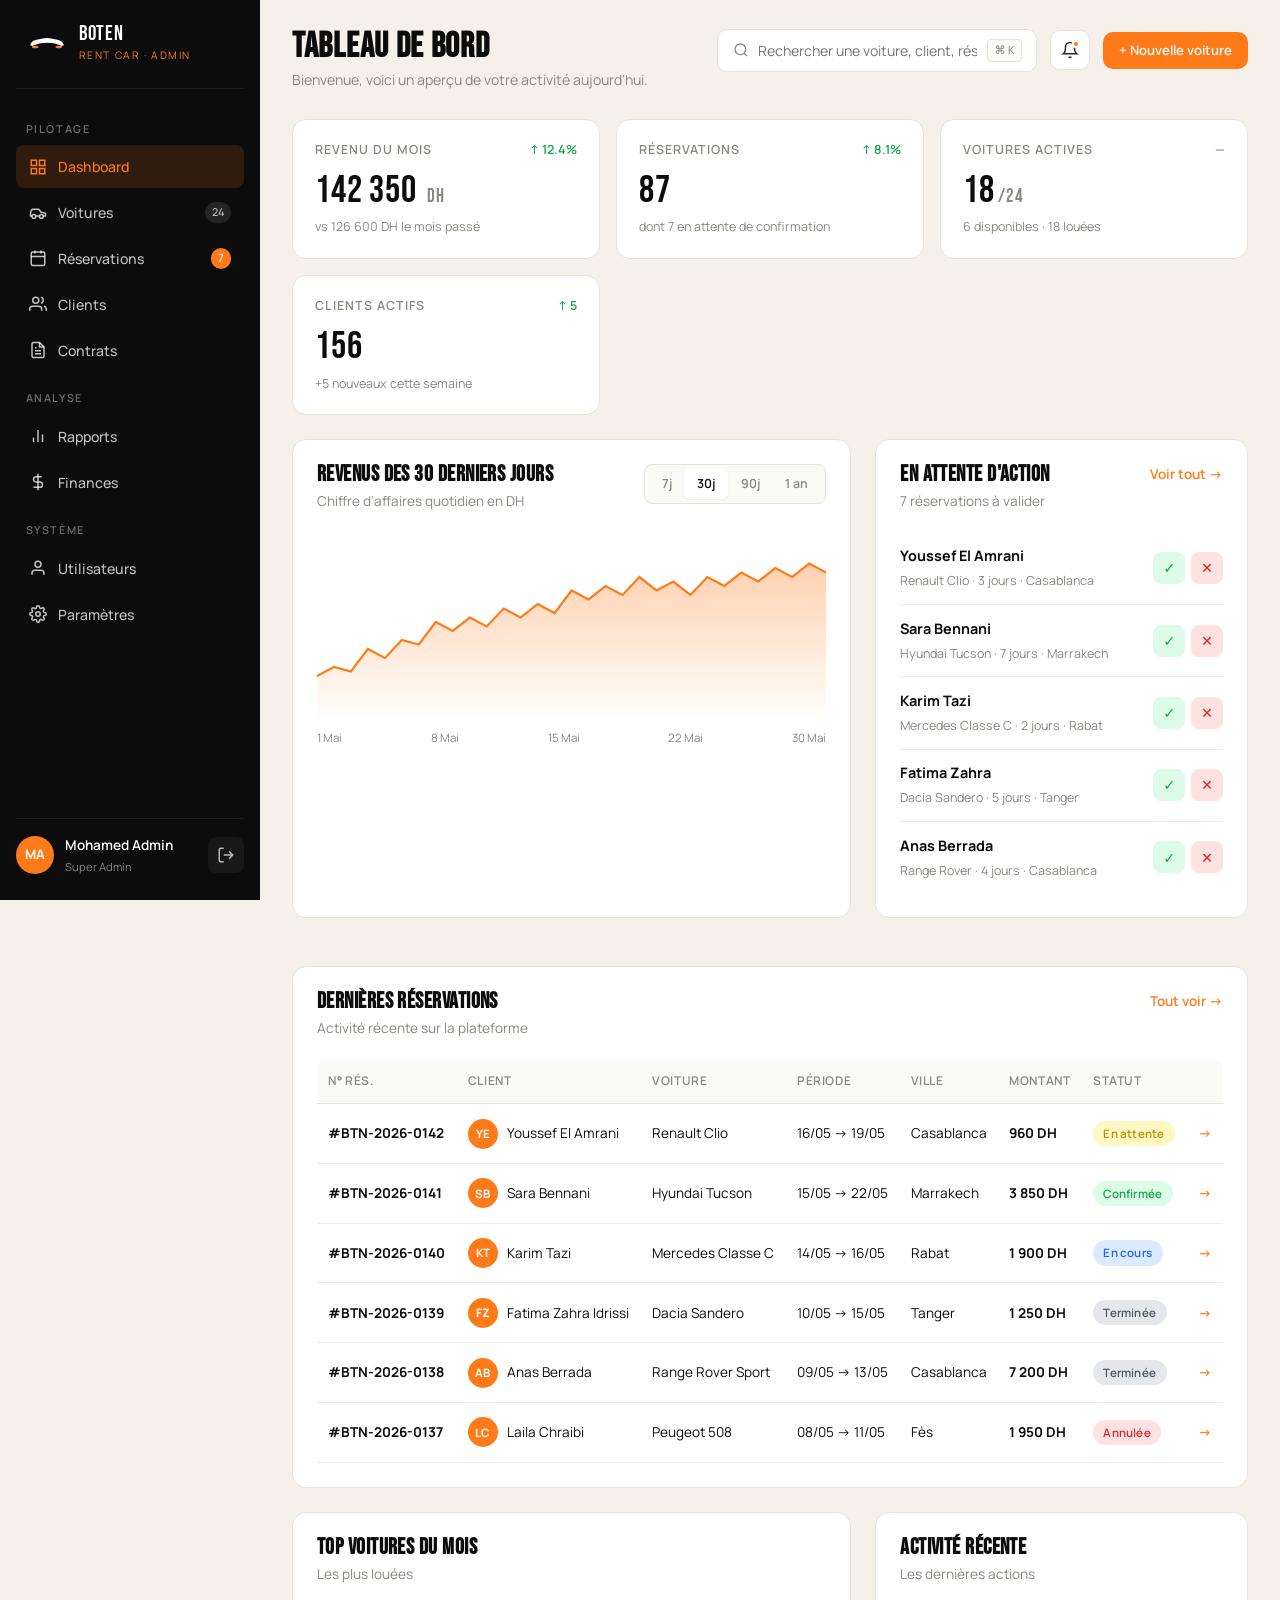
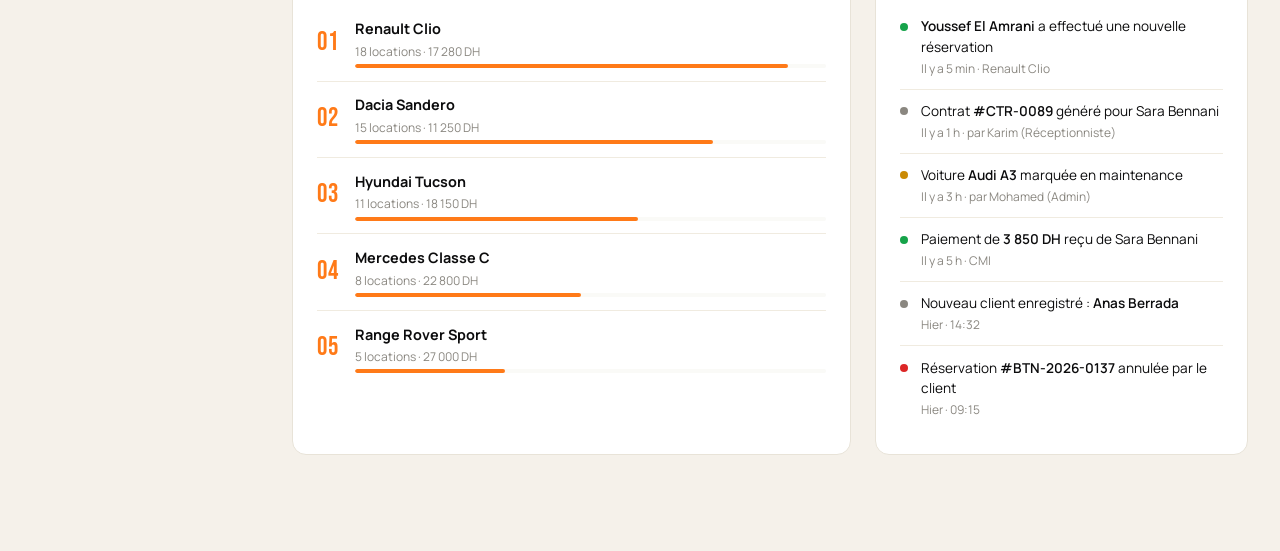
<file: dashboard.html>
<!DOCTYPE html>
<html lang="fr">
<head>
<meta charset="UTF-8">
<meta name="viewport" content="width=device-width, initial-scale=1.0">
<title>Dashboard · BOTEN RENT CAR · Admin</title>
<link rel="preconnect" href="https://fonts.googleapis.com">
<link rel="preconnect" href="https://fonts.gstatic.com" crossorigin>
<link href="https://fonts.googleapis.com/css2?family=Bebas+Neue&family=Manrope:wght@400;500;600;700;800&display=swap" rel="stylesheet">
<link rel="stylesheet" href="admin.css">
</head>
<body>

<!-- ===== SIDEBAR ===== -->
<aside class="sidebar">
  <div class="side-brand">
    <svg viewBox="0 0 100 50" xmlns="http://www.w3.org/2000/svg" width="42" height="22">
      <path d="M10,28 Q12,18 25,15 L40,12 Q50,10 60,12 L75,15 Q88,18 90,28 L85,30 Q70,22 50,22 Q30,22 15,30 Z" fill="#fff"/>
      <ellipse cx="22" cy="32" rx="8" ry="3" fill="#ff7a18"/>
      <ellipse cx="78" cy="32" rx="8" ry="3" fill="#ff7a18"/>
    </svg>
    <div>
      <span class="bn">BOTEN</span>
      <span class="bs">RENT CAR · Admin</span>
    </div>
  </div>

  <nav class="side-nav">
    <p class="nav-label">Pilotage</p>
    <a href="dashboard.html" class="active">
      <svg width="18" height="18" viewBox="0 0 24 24" fill="none" stroke="currentColor" stroke-width="2"><rect x="3" y="3" width="7" height="7"/><rect x="14" y="3" width="7" height="7"/><rect x="14" y="14" width="7" height="7"/><rect x="3" y="14" width="7" height="7"/></svg>
      Dashboard
    </a>
    <a href="cars.html">
      <svg width="18" height="18" viewBox="0 0 24 24" fill="none" stroke="currentColor" stroke-width="2"><path d="M14 16H9m10 0h3v-3.15a1 1 0 0 0-.84-.99L16 11l-2.7-3.6a1 1 0 0 0-.8-.4H5.24a2 2 0 0 0-1.8 1.1l-.8 1.63A6 6 0 0 0 2 12.42V16h2"/><circle cx="6.5" cy="16.5" r="2.5"/><circle cx="16.5" cy="16.5" r="2.5"/></svg>
      Voitures <span class="badge">24</span>
    </a>
    <a href="bookings.html">
      <svg width="18" height="18" viewBox="0 0 24 24" fill="none" stroke="currentColor" stroke-width="2"><rect x="3" y="4" width="18" height="18" rx="2"/><path d="M16 2v4M8 2v4M3 10h18"/></svg>
      Réservations <span class="badge alert">7</span>
    </a>
    <a href="clients.html">
      <svg width="18" height="18" viewBox="0 0 24 24" fill="none" stroke="currentColor" stroke-width="2"><path d="M17 21v-2a4 4 0 0 0-4-4H5a4 4 0 0 0-4 4v2"/><circle cx="9" cy="7" r="4"/><path d="M23 21v-2a4 4 0 0 0-3-3.87M16 3.13a4 4 0 0 1 0 7.75"/></svg>
      Clients
    </a>
    <a href="contracts.html">
      <svg width="18" height="18" viewBox="0 0 24 24" fill="none" stroke="currentColor" stroke-width="2"><path d="M14 2H6a2 2 0 0 0-2 2v16a2 2 0 0 0 2 2h12a2 2 0 0 0 2-2V8z"/><path d="M14 2v6h6M16 13H8M16 17H8M10 9H8"/></svg>
      Contrats
    </a>

    <p class="nav-label">Analyse</p>
    <a href="reports.html">
      <svg width="18" height="18" viewBox="0 0 24 24" fill="none" stroke="currentColor" stroke-width="2"><line x1="18" y1="20" x2="18" y2="10"/><line x1="12" y1="20" x2="12" y2="4"/><line x1="6" y1="20" x2="6" y2="14"/></svg>
      Rapports
    </a>
    <a href="#">
      <svg width="18" height="18" viewBox="0 0 24 24" fill="none" stroke="currentColor" stroke-width="2"><line x1="12" y1="1" x2="12" y2="23"/><path d="M17 5H9.5a3.5 3.5 0 0 0 0 7h5a3.5 3.5 0 0 1 0 7H6"/></svg>
      Finances
    </a>

    <p class="nav-label">Système</p>
    <a href="users.html">
      <svg width="18" height="18" viewBox="0 0 24 24" fill="none" stroke="currentColor" stroke-width="2"><path d="M20 21v-2a4 4 0 0 0-4-4H8a4 4 0 0 0-4 4v2"/><circle cx="12" cy="7" r="4"/></svg>
      Utilisateurs
    </a>
    <a href="#">
      <svg width="18" height="18" viewBox="0 0 24 24" fill="none" stroke="currentColor" stroke-width="2"><circle cx="12" cy="12" r="3"/><path d="M19.4 15a1.65 1.65 0 0 0 .33 1.82l.06.06a2 2 0 0 1-2.83 2.83l-.06-.06a1.65 1.65 0 0 0-1.82-.33 1.65 1.65 0 0 0-1 1.51V21a2 2 0 0 1-4 0v-.09A1.65 1.65 0 0 0 9 19.4a1.65 1.65 0 0 0-1.82.33l-.06.06a2 2 0 0 1-2.83-2.83l.06-.06a1.65 1.65 0 0 0 .33-1.82 1.65 1.65 0 0 0-1.51-1H3a2 2 0 0 1 0-4h.09A1.65 1.65 0 0 0 4.6 9a1.65 1.65 0 0 0-.33-1.82l-.06-.06a2 2 0 0 1 2.83-2.83l.06.06a1.65 1.65 0 0 0 1.82.33H9a1.65 1.65 0 0 0 1-1.51V3a2 2 0 0 1 4 0v.09a1.65 1.65 0 0 0 1 1.51 1.65 1.65 0 0 0 1.82-.33l.06-.06a2 2 0 0 1 2.83 2.83l-.06.06a1.65 1.65 0 0 0-.33 1.82V9a1.65 1.65 0 0 0 1.51 1H21a2 2 0 0 1 0 4h-.09a1.65 1.65 0 0 0-1.51 1z"/></svg>
      Paramètres
    </a>
  </nav>

  <div class="side-foot">
    <div class="side-user">
      <div class="avatar">MA</div>
      <div>
        <strong>Mohamed Admin</strong>
        <span>Super Admin</span>
      </div>
    </div>
    <a href="index.html" class="logout" title="Déconnexion">
      <svg width="18" height="18" viewBox="0 0 24 24" fill="none" stroke="currentColor" stroke-width="2"><path d="M9 21H5a2 2 0 0 1-2-2V5a2 2 0 0 1 2-2h4M16 17l5-5-5-5M21 12H9"/></svg>
    </a>
  </div>
</aside>

<!-- ===== MAIN ===== -->
<main class="main">
  <!-- Topbar -->
  <header class="topbar">
    <div>
      <h1>Tableau de bord</h1>
      <p class="muted">Bienvenue, voici un aperçu de votre activité aujourd'hui.</p>
    </div>
    <div class="topbar-actions">
      <div class="search">
        <svg width="16" height="16" viewBox="0 0 24 24" fill="none" stroke="currentColor" stroke-width="2"><circle cx="11" cy="11" r="8"/><line x1="21" y1="21" x2="16.65" y2="16.65"/></svg>
        <input type="text" placeholder="Rechercher une voiture, client, réservation...">
        <kbd>⌘ K</kbd>
      </div>
      <button class="icon-btn" title="Notifications">
        <svg width="18" height="18" viewBox="0 0 24 24" fill="none" stroke="currentColor" stroke-width="2"><path d="M18 8A6 6 0 0 0 6 8c0 7-3 9-3 9h18s-3-2-3-9M13.73 21a2 2 0 0 1-3.46 0"/></svg>
        <span class="dot"></span>
      </button>
      <a href="cars.html" class="btn-primary btn-sm">+ Nouvelle voiture</a>
    </div>
  </header>

  <!-- KPI -->
  <section class="kpis">
    <article class="kpi">
      <div class="kpi-top">
        <span class="kpi-label">Revenu du mois</span>
        <span class="kpi-trend up">↑ 12.4%</span>
      </div>
      <div class="kpi-value">142 350 <em>DH</em></div>
      <div class="kpi-foot muted">vs 126 600 DH le mois passé</div>
    </article>

    <article class="kpi">
      <div class="kpi-top">
        <span class="kpi-label">Réservations</span>
        <span class="kpi-trend up">↑ 8.1%</span>
      </div>
      <div class="kpi-value">87</div>
      <div class="kpi-foot muted">dont 7 en attente de confirmation</div>
    </article>

    <article class="kpi">
      <div class="kpi-top">
        <span class="kpi-label">Voitures actives</span>
        <span class="kpi-trend">—</span>
      </div>
      <div class="kpi-value">18<em>/24</em></div>
      <div class="kpi-foot muted">6 disponibles · 18 louées</div>
    </article>

    <article class="kpi">
      <div class="kpi-top">
        <span class="kpi-label">Clients actifs</span>
        <span class="kpi-trend up">↑ 5</span>
      </div>
      <div class="kpi-value">156</div>
      <div class="kpi-foot muted">+5 nouveaux cette semaine</div>
    </article>
  </section>

  <!-- Chart + Pending -->
  <section class="row row-2">
    <div class="card">
      <div class="card-head">
        <div>
          <h2>Revenus des 30 derniers jours</h2>
          <p class="muted">Chiffre d'affaires quotidien en DH</p>
        </div>
        <div class="seg">
          <button>7j</button>
          <button class="on">30j</button>
          <button>90j</button>
          <button>1 an</button>
        </div>
      </div>
      <div class="chart">
        <!-- Simple SVG line chart -->
        <svg viewBox="0 0 600 200" preserveAspectRatio="none" class="chart-svg">
          <defs>
            <linearGradient id="grad" x1="0" x2="0" y1="0" y2="1">
              <stop offset="0%" stop-color="#ff7a18" stop-opacity=".35"/>
              <stop offset="100%" stop-color="#ff7a18" stop-opacity="0"/>
            </linearGradient>
          </defs>
          <path d="M0,150 L20,140 L40,145 L60,120 L80,130 L100,110 L120,115 L140,90 L160,100 L180,85 L200,95 L220,75 L240,85 L260,70 L280,80 L300,55 L320,65 L340,50 L360,60 L380,40 L400,55 L420,45 L440,60 L460,40 L480,50 L500,35 L520,45 L540,30 L560,40 L580,25 L600,35 L600,200 L0,200 Z" fill="url(#grad)"/>
          <path d="M0,150 L20,140 L40,145 L60,120 L80,130 L100,110 L120,115 L140,90 L160,100 L180,85 L200,95 L220,75 L240,85 L260,70 L280,80 L300,55 L320,65 L340,50 L360,60 L380,40 L400,55 L420,45 L440,60 L460,40 L480,50 L500,35 L520,45 L540,30 L560,40 L580,25 L600,35" stroke="#ff7a18" stroke-width="2.5" fill="none"/>
        </svg>
        <div class="chart-labels">
          <span>1 Mai</span><span>8 Mai</span><span>15 Mai</span><span>22 Mai</span><span>30 Mai</span>
        </div>
      </div>
    </div>

    <div class="card">
      <div class="card-head">
        <div>
          <h2>En attente d'action</h2>
          <p class="muted">7 réservations à valider</p>
        </div>
        <a href="bookings.html" class="link-arrow">Voir tout →</a>
      </div>
      <ul class="pending-list">
        <li>
          <div class="p-info">
            <strong>Youssef El Amrani</strong>
            <span class="muted">Renault Clio · 3 jours · Casablanca</span>
          </div>
          <div class="p-actions">
            <button class="btn-mini ok">✓</button>
            <button class="btn-mini no">✕</button>
          </div>
        </li>
        <li>
          <div class="p-info">
            <strong>Sara Bennani</strong>
            <span class="muted">Hyundai Tucson · 7 jours · Marrakech</span>
          </div>
          <div class="p-actions">
            <button class="btn-mini ok">✓</button>
            <button class="btn-mini no">✕</button>
          </div>
        </li>
        <li>
          <div class="p-info">
            <strong>Karim Tazi</strong>
            <span class="muted">Mercedes Classe C · 2 jours · Rabat</span>
          </div>
          <div class="p-actions">
            <button class="btn-mini ok">✓</button>
            <button class="btn-mini no">✕</button>
          </div>
        </li>
        <li>
          <div class="p-info">
            <strong>Fatima Zahra</strong>
            <span class="muted">Dacia Sandero · 5 jours · Tanger</span>
          </div>
          <div class="p-actions">
            <button class="btn-mini ok">✓</button>
            <button class="btn-mini no">✕</button>
          </div>
        </li>
        <li>
          <div class="p-info">
            <strong>Anas Berrada</strong>
            <span class="muted">Range Rover · 4 jours · Casablanca</span>
          </div>
          <div class="p-actions">
            <button class="btn-mini ok">✓</button>
            <button class="btn-mini no">✕</button>
          </div>
        </li>
      </ul>
    </div>
  </section>

  <!-- Recent bookings table -->
  <section class="card">
    <div class="card-head">
      <div>
        <h2>Dernières réservations</h2>
        <p class="muted">Activité récente sur la plateforme</p>
      </div>
      <a href="bookings.html" class="link-arrow">Tout voir →</a>
    </div>

    <div class="table-wrap">
      <table class="table">
        <thead>
          <tr>
            <th>N° Rés.</th>
            <th>Client</th>
            <th>Voiture</th>
            <th>Période</th>
            <th>Ville</th>
            <th>Montant</th>
            <th>Statut</th>
            <th></th>
          </tr>
        </thead>
        <tbody>
          <tr>
            <td><strong>#BTN-2026-0142</strong></td>
            <td>
              <div class="td-user">
                <div class="avatar sm">YE</div>
                <span>Youssef El Amrani</span>
              </div>
            </td>
            <td>Renault Clio</td>
            <td>16/05 → 19/05</td>
            <td>Casablanca</td>
            <td><strong>960 DH</strong></td>
            <td><span class="pill pending">En attente</span></td>
            <td><a href="#" class="link-arrow">→</a></td>
          </tr>
          <tr>
            <td><strong>#BTN-2026-0141</strong></td>
            <td>
              <div class="td-user">
                <div class="avatar sm">SB</div>
                <span>Sara Bennani</span>
              </div>
            </td>
            <td>Hyundai Tucson</td>
            <td>15/05 → 22/05</td>
            <td>Marrakech</td>
            <td><strong>3 850 DH</strong></td>
            <td><span class="pill confirmed">Confirmée</span></td>
            <td><a href="#" class="link-arrow">→</a></td>
          </tr>
          <tr>
            <td><strong>#BTN-2026-0140</strong></td>
            <td>
              <div class="td-user">
                <div class="avatar sm">KT</div>
                <span>Karim Tazi</span>
              </div>
            </td>
            <td>Mercedes Classe C</td>
            <td>14/05 → 16/05</td>
            <td>Rabat</td>
            <td><strong>1 900 DH</strong></td>
            <td><span class="pill active">En cours</span></td>
            <td><a href="#" class="link-arrow">→</a></td>
          </tr>
          <tr>
            <td><strong>#BTN-2026-0139</strong></td>
            <td>
              <div class="td-user">
                <div class="avatar sm">FZ</div>
                <span>Fatima Zahra Idrissi</span>
              </div>
            </td>
            <td>Dacia Sandero</td>
            <td>10/05 → 15/05</td>
            <td>Tanger</td>
            <td><strong>1 250 DH</strong></td>
            <td><span class="pill done">Terminée</span></td>
            <td><a href="#" class="link-arrow">→</a></td>
          </tr>
          <tr>
            <td><strong>#BTN-2026-0138</strong></td>
            <td>
              <div class="td-user">
                <div class="avatar sm">AB</div>
                <span>Anas Berrada</span>
              </div>
            </td>
            <td>Range Rover Sport</td>
            <td>09/05 → 13/05</td>
            <td>Casablanca</td>
            <td><strong>7 200 DH</strong></td>
            <td><span class="pill done">Terminée</span></td>
            <td><a href="#" class="link-arrow">→</a></td>
          </tr>
          <tr>
            <td><strong>#BTN-2026-0137</strong></td>
            <td>
              <div class="td-user">
                <div class="avatar sm">LC</div>
                <span>Laila Chraibi</span>
              </div>
            </td>
            <td>Peugeot 508</td>
            <td>08/05 → 11/05</td>
            <td>Fès</td>
            <td><strong>1 950 DH</strong></td>
            <td><span class="pill cancelled">Annulée</span></td>
            <td><a href="#" class="link-arrow">→</a></td>
          </tr>
        </tbody>
      </table>
    </div>
  </section>

  <!-- Top cars + Recent activity -->
  <section class="row row-2">
    <div class="card">
      <div class="card-head">
        <div>
          <h2>Top voitures du mois</h2>
          <p class="muted">Les plus louées</p>
        </div>
      </div>
      <ul class="top-list">
        <li>
          <span class="rank">01</span>
          <div class="t-info">
            <strong>Renault Clio</strong>
            <span class="muted">18 locations · 17 280 DH</span>
          </div>
          <div class="bar"><div style="width:92%"></div></div>
        </li>
        <li>
          <span class="rank">02</span>
          <div class="t-info">
            <strong>Dacia Sandero</strong>
            <span class="muted">15 locations · 11 250 DH</span>
          </div>
          <div class="bar"><div style="width:76%"></div></div>
        </li>
        <li>
          <span class="rank">03</span>
          <div class="t-info">
            <strong>Hyundai Tucson</strong>
            <span class="muted">11 locations · 18 150 DH</span>
          </div>
          <div class="bar"><div style="width:60%"></div></div>
        </li>
        <li>
          <span class="rank">04</span>
          <div class="t-info">
            <strong>Mercedes Classe C</strong>
            <span class="muted">8 locations · 22 800 DH</span>
          </div>
          <div class="bar"><div style="width:48%"></div></div>
        </li>
        <li>
          <span class="rank">05</span>
          <div class="t-info">
            <strong>Range Rover Sport</strong>
            <span class="muted">5 locations · 27 000 DH</span>
          </div>
          <div class="bar"><div style="width:32%"></div></div>
        </li>
      </ul>
    </div>

    <div class="card">
      <div class="card-head">
        <div>
          <h2>Activité récente</h2>
          <p class="muted">Les dernières actions</p>
        </div>
      </div>
      <ul class="activity">
        <li>
          <span class="a-dot ok"></span>
          <div>
            <strong>Youssef El Amrani</strong> a effectué une nouvelle réservation
            <span class="muted">Il y a 5 min · Renault Clio</span>
          </div>
        </li>
        <li>
          <span class="a-dot"></span>
          <div>
            Contrat <strong>#CTR-0089</strong> généré pour Sara Bennani
            <span class="muted">Il y a 1 h · par Karim (Réceptionniste)</span>
          </div>
        </li>
        <li>
          <span class="a-dot warn"></span>
          <div>
            Voiture <strong>Audi A3</strong> marquée en maintenance
            <span class="muted">Il y a 3 h · par Mohamed (Admin)</span>
          </div>
        </li>
        <li>
          <span class="a-dot ok"></span>
          <div>
            Paiement de <strong>3 850 DH</strong> reçu de Sara Bennani
            <span class="muted">Il y a 5 h · CMI</span>
          </div>
        </li>
        <li>
          <span class="a-dot"></span>
          <div>
            Nouveau client enregistré : <strong>Anas Berrada</strong>
            <span class="muted">Hier · 14:32</span>
          </div>
        </li>
        <li>
          <span class="a-dot bad"></span>
          <div>
            Réservation <strong>#BTN-2026-0137</strong> annulée par le client
            <span class="muted">Hier · 09:15</span>
          </div>
        </li>
      </ul>
    </div>
  </section>

</main>

<script src="admin.js"></script>
</body>
</html>
</file>
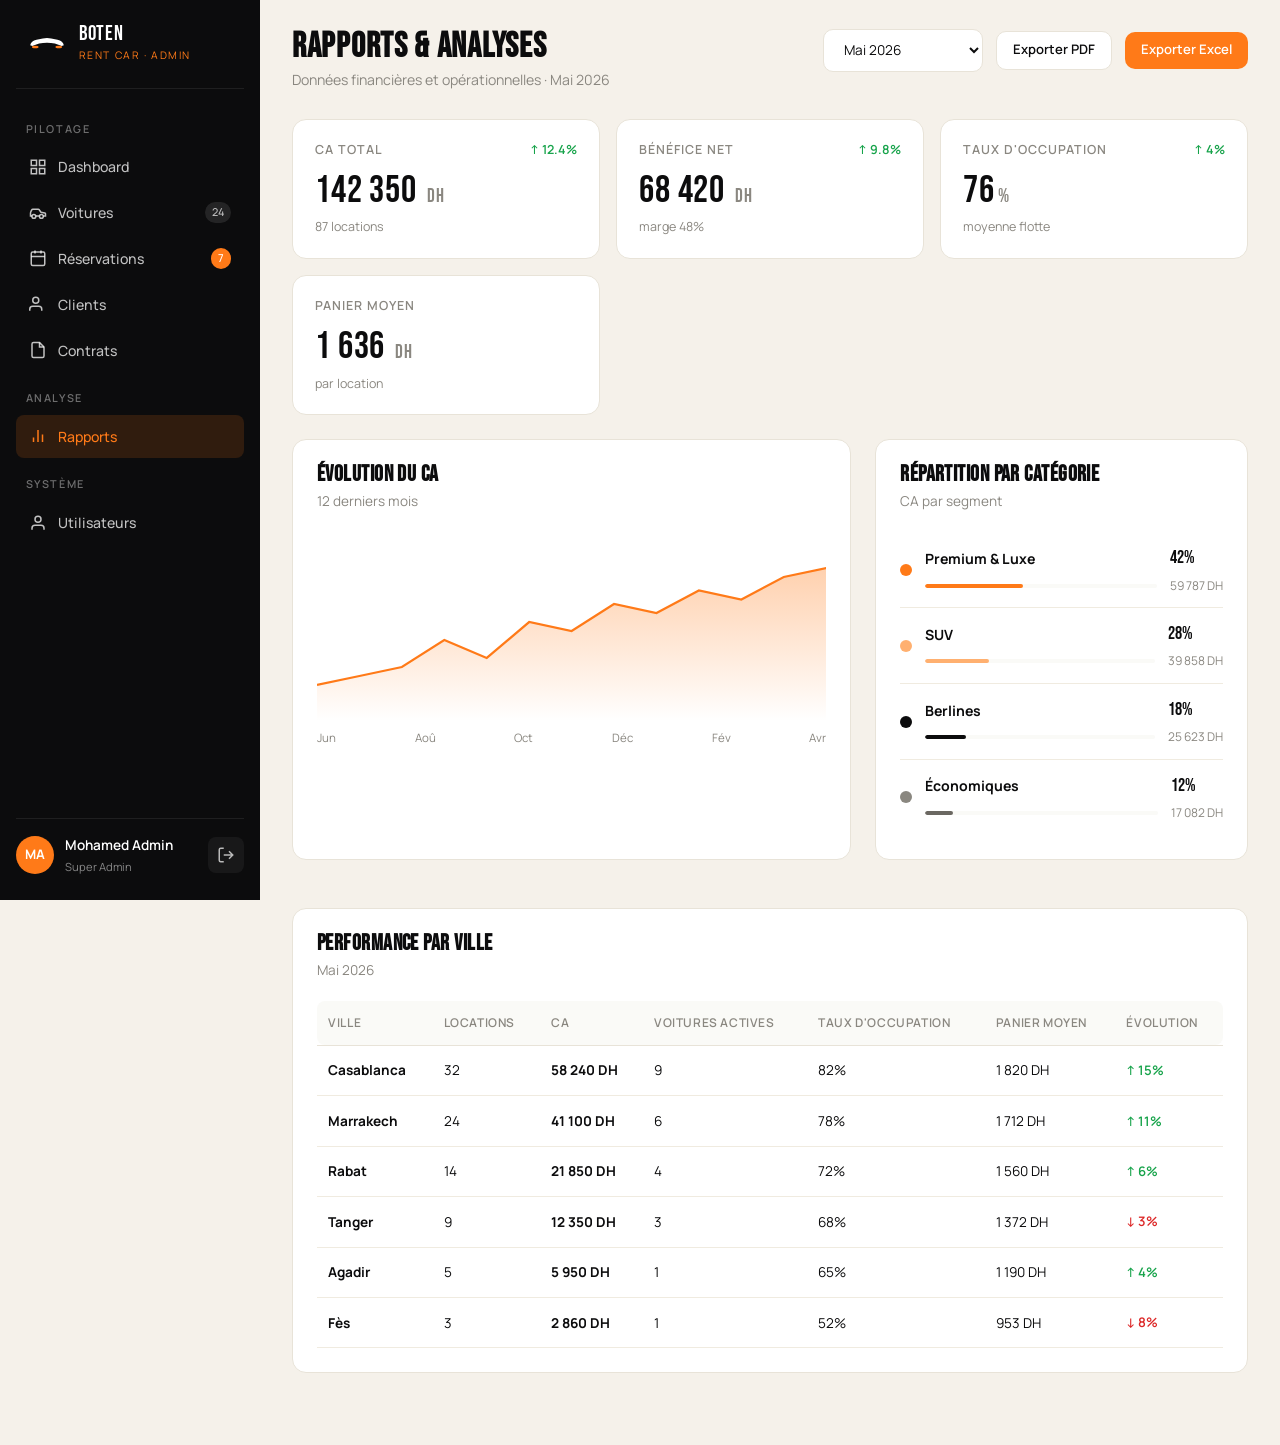
<file: reports.html>
<!DOCTYPE html>
<html lang="fr">
<head>
<meta charset="UTF-8">
<meta name="viewport" content="width=device-width, initial-scale=1.0">
<title>Rapports · BOTEN RENT CAR · Admin</title>
<link rel="preconnect" href="https://fonts.googleapis.com">
<link href="https://fonts.googleapis.com/css2?family=Bebas+Neue&family=Manrope:wght@400;500;600;700;800&display=swap" rel="stylesheet">
<link rel="stylesheet" href="admin.css">
</head>
<body>

<aside class="sidebar">
  <div class="side-brand">
    <svg viewBox="0 0 100 50" xmlns="http://www.w3.org/2000/svg" width="42" height="22">
      <path d="M10,28 Q12,18 25,15 L40,12 Q50,10 60,12 L75,15 Q88,18 90,28 L85,30 Q70,22 50,22 Q30,22 15,30 Z" fill="#fff"/>
      <ellipse cx="22" cy="32" rx="8" ry="3" fill="#ff7a18"/>
      <ellipse cx="78" cy="32" rx="8" ry="3" fill="#ff7a18"/>
    </svg>
    <div><span class="bn">BOTEN</span><span class="bs">RENT CAR · Admin</span></div>
  </div>
  <nav class="side-nav">
    <p class="nav-label">Pilotage</p>
    <a href="dashboard.html"><svg width="18" height="18" viewBox="0 0 24 24" fill="none" stroke="currentColor" stroke-width="2"><rect x="3" y="3" width="7" height="7"/><rect x="14" y="3" width="7" height="7"/><rect x="14" y="14" width="7" height="7"/><rect x="3" y="14" width="7" height="7"/></svg>Dashboard</a>
    <a href="cars.html"><svg width="18" height="18" viewBox="0 0 24 24" fill="none" stroke="currentColor" stroke-width="2"><path d="M14 16H9m10 0h3v-3.15a1 1 0 0 0-.84-.99L16 11l-2.7-3.6a1 1 0 0 0-.8-.4H5.24a2 2 0 0 0-1.8 1.1l-.8 1.63A6 6 0 0 0 2 12.42V16h2"/><circle cx="6.5" cy="16.5" r="2.5"/><circle cx="16.5" cy="16.5" r="2.5"/></svg>Voitures <span class="badge">24</span></a>
    <a href="bookings.html"><svg width="18" height="18" viewBox="0 0 24 24" fill="none" stroke="currentColor" stroke-width="2"><rect x="3" y="4" width="18" height="18" rx="2"/><path d="M16 2v4M8 2v4M3 10h18"/></svg>Réservations <span class="badge alert">7</span></a>
    <a href="clients.html"><svg width="18" height="18" viewBox="0 0 24 24" fill="none" stroke="currentColor" stroke-width="2"><path d="M17 21v-2a4 4 0 0 0-4-4H5a4 4 0 0 0-4 4v2"/><circle cx="9" cy="7" r="4"/></svg>Clients</a>
    <a href="contracts.html"><svg width="18" height="18" viewBox="0 0 24 24" fill="none" stroke="currentColor" stroke-width="2"><path d="M14 2H6a2 2 0 0 0-2 2v16a2 2 0 0 0 2 2h12a2 2 0 0 0 2-2V8z"/><path d="M14 2v6h6"/></svg>Contrats</a>
    <p class="nav-label">Analyse</p>
    <a href="reports.html" class="active"><svg width="18" height="18" viewBox="0 0 24 24" fill="none" stroke="currentColor" stroke-width="2"><line x1="18" y1="20" x2="18" y2="10"/><line x1="12" y1="20" x2="12" y2="4"/><line x1="6" y1="20" x2="6" y2="14"/></svg>Rapports</a>
    <p class="nav-label">Système</p>
    <a href="users.html"><svg width="18" height="18" viewBox="0 0 24 24" fill="none" stroke="currentColor" stroke-width="2"><path d="M20 21v-2a4 4 0 0 0-4-4H8a4 4 0 0 0-4 4v2"/><circle cx="12" cy="7" r="4"/></svg>Utilisateurs</a>
  </nav>
  <div class="side-foot">
    <div class="side-user"><div class="avatar">MA</div><div><strong>Mohamed Admin</strong><span>Super Admin</span></div></div>
    <a href="index.html" class="logout"><svg width="18" height="18" viewBox="0 0 24 24" fill="none" stroke="currentColor" stroke-width="2"><path d="M9 21H5a2 2 0 0 1-2-2V5a2 2 0 0 1 2-2h4M16 17l5-5-5-5M21 12H9"/></svg></a>
  </div>
</aside>

<main class="main">
  <header class="topbar">
    <div>
      <h1>Rapports & Analyses</h1>
      <p class="muted">Données financières et opérationnelles · Mai 2026</p>
    </div>
    <div class="topbar-actions">
      <select class="filter-select" style="margin:0;"><option>Mai 2026</option><option>Avril 2026</option><option>Mars 2026</option></select>
      <button class="btn-ghost btn-sm">Exporter PDF</button>
      <button class="btn-primary btn-sm">Exporter Excel</button>
    </div>
  </header>

  <!-- KPI Finance -->
  <section class="kpis">
    <article class="kpi"><div class="kpi-top"><span class="kpi-label">CA total</span><span class="kpi-trend up">↑ 12.4%</span></div><div class="kpi-value">142 350 <em>DH</em></div><div class="kpi-foot muted">87 locations</div></article>
    <article class="kpi"><div class="kpi-top"><span class="kpi-label">Bénéfice net</span><span class="kpi-trend up">↑ 9.8%</span></div><div class="kpi-value">68 420 <em>DH</em></div><div class="kpi-foot muted">marge 48%</div></article>
    <article class="kpi"><div class="kpi-top"><span class="kpi-label">Taux d'occupation</span><span class="kpi-trend up">↑ 4%</span></div><div class="kpi-value">76<em>%</em></div><div class="kpi-foot muted">moyenne flotte</div></article>
    <article class="kpi"><div class="kpi-top"><span class="kpi-label">Panier moyen</span></div><div class="kpi-value">1 636 <em>DH</em></div><div class="kpi-foot muted">par location</div></article>
  </section>

  <!-- Charts -->
  <section class="row row-2">
    <div class="card">
      <div class="card-head">
        <div><h2>Évolution du CA</h2><p class="muted">12 derniers mois</p></div>
      </div>
      <div class="chart">
        <svg viewBox="0 0 600 200" preserveAspectRatio="none" class="chart-svg">
          <defs><linearGradient id="g2" x1="0" x2="0" y1="0" y2="1"><stop offset="0%" stop-color="#ff7a18" stop-opacity=".35"/><stop offset="100%" stop-color="#ff7a18" stop-opacity="0"/></linearGradient></defs>
          <path d="M0,160 L50,150 L100,140 L150,110 L200,130 L250,90 L300,100 L350,70 L400,80 L450,55 L500,65 L550,40 L600,30 L600,200 L0,200 Z" fill="url(#g2)"/>
          <path d="M0,160 L50,150 L100,140 L150,110 L200,130 L250,90 L300,100 L350,70 L400,80 L450,55 L500,65 L550,40 L600,30" stroke="#ff7a18" stroke-width="2.5" fill="none"/>
        </svg>
        <div class="chart-labels"><span>Jun</span><span>Aoû</span><span>Oct</span><span>Déc</span><span>Fév</span><span>Avr</span></div>
      </div>
    </div>

    <div class="card">
      <div class="card-head"><div><h2>Répartition par catégorie</h2><p class="muted">CA par segment</p></div></div>
      <ul class="cat-list">
        <li><span class="dot dot1"></span><strong>Premium & Luxe</strong><span class="pct">42%</span><div class="cat-bar"><div style="width:42%"></div></div><span class="amt muted">59 787 DH</span></li>
        <li><span class="dot dot2"></span><strong>SUV</strong><span class="pct">28%</span><div class="cat-bar"><div style="width:28%;background:#ffb070"></div></div><span class="amt muted">39 858 DH</span></li>
        <li><span class="dot dot3"></span><strong>Berlines</strong><span class="pct">18%</span><div class="cat-bar"><div style="width:18%;background:#0c0c0d"></div></div><span class="amt muted">25 623 DH</span></li>
        <li><span class="dot dot4"></span><strong>Économiques</strong><span class="pct">12%</span><div class="cat-bar"><div style="width:12%;background:#6b6862"></div></div><span class="amt muted">17 082 DH</span></li>
      </ul>
    </div>
  </section>

  <!-- Locations by city -->
  <section class="card">
    <div class="card-head"><div><h2>Performance par ville</h2><p class="muted">Mai 2026</p></div></div>
    <div class="table-wrap">
      <table class="table">
        <thead>
          <tr><th>Ville</th><th>Locations</th><th>CA</th><th>Voitures actives</th><th>Taux d'occupation</th><th>Panier moyen</th><th>Évolution</th></tr>
        </thead>
        <tbody>
          <tr><td><strong>Casablanca</strong></td><td>32</td><td><strong>58 240 DH</strong></td><td>9</td><td>82%</td><td>1 820 DH</td><td><span class="trend up">↑ 15%</span></td></tr>
          <tr><td><strong>Marrakech</strong></td><td>24</td><td><strong>41 100 DH</strong></td><td>6</td><td>78%</td><td>1 712 DH</td><td><span class="trend up">↑ 11%</span></td></tr>
          <tr><td><strong>Rabat</strong></td><td>14</td><td><strong>21 850 DH</strong></td><td>4</td><td>72%</td><td>1 560 DH</td><td><span class="trend up">↑ 6%</span></td></tr>
          <tr><td><strong>Tanger</strong></td><td>9</td><td><strong>12 350 DH</strong></td><td>3</td><td>68%</td><td>1 372 DH</td><td><span class="trend down">↓ 3%</span></td></tr>
          <tr><td><strong>Agadir</strong></td><td>5</td><td><strong>5 950 DH</strong></td><td>1</td><td>65%</td><td>1 190 DH</td><td><span class="trend up">↑ 4%</span></td></tr>
          <tr><td><strong>Fès</strong></td><td>3</td><td><strong>2 860 DH</strong></td><td>1</td><td>52%</td><td>953 DH</td><td><span class="trend down">↓ 8%</span></td></tr>
        </tbody>
      </table>
    </div>
  </section>

</main>

<script src="admin.js"></script>
</body>
</html>
</file>
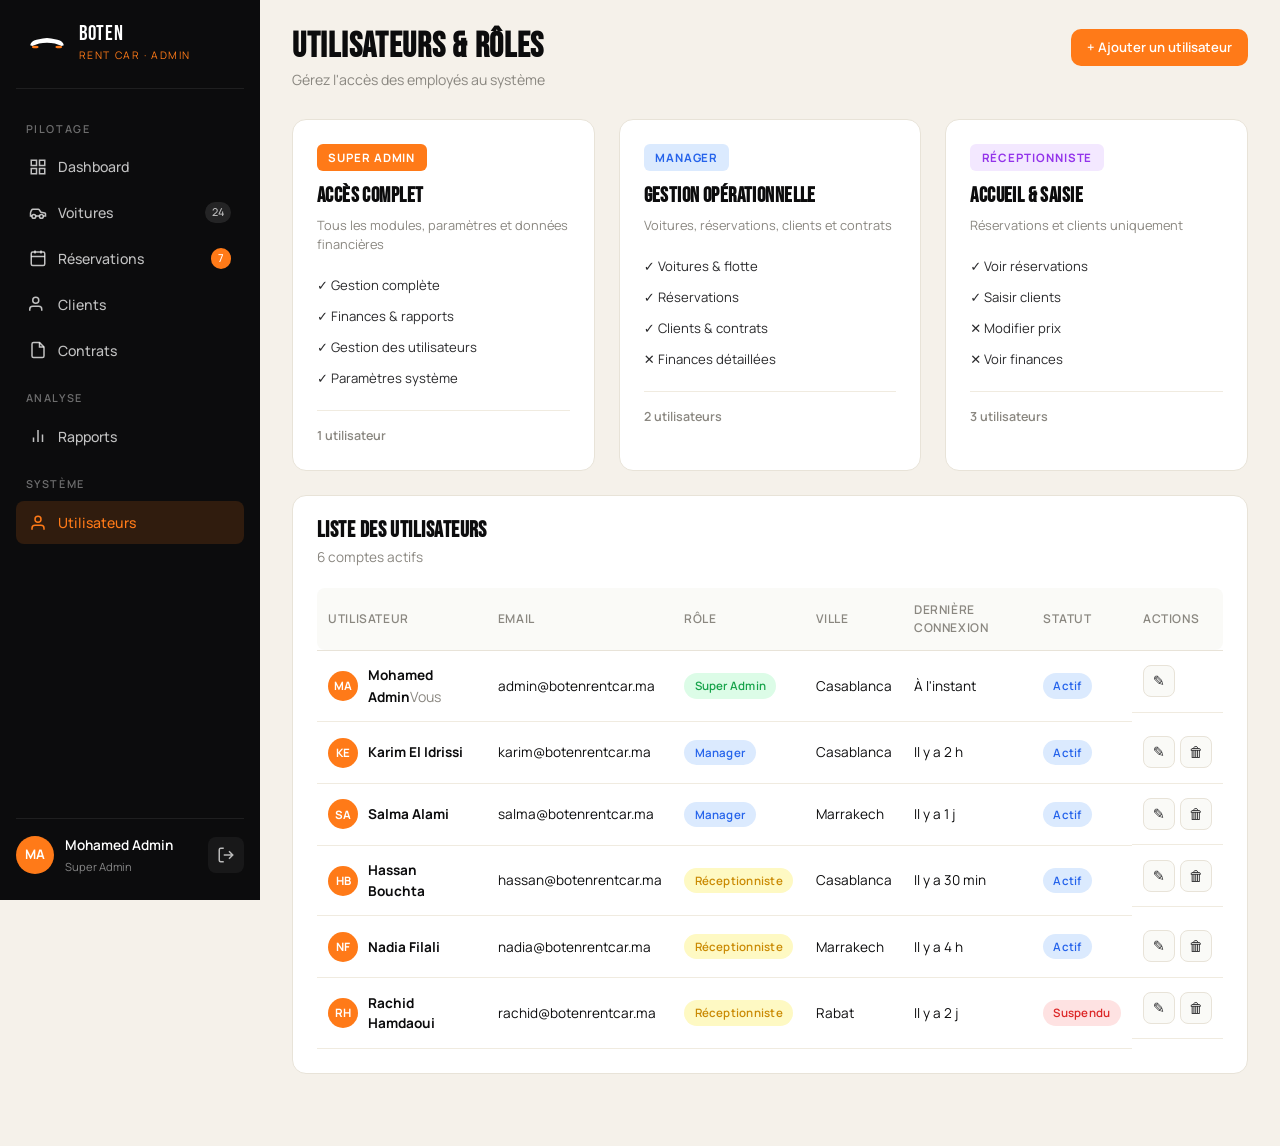
<file: users.html>
<!DOCTYPE html>
<html lang="fr">
<head>
<meta charset="UTF-8">
<meta name="viewport" content="width=device-width, initial-scale=1.0">
<title>Utilisateurs · BOTEN RENT CAR · Admin</title>
<link rel="preconnect" href="https://fonts.googleapis.com">
<link href="https://fonts.googleapis.com/css2?family=Bebas+Neue&family=Manrope:wght@400;500;600;700;800&display=swap" rel="stylesheet">
<link rel="stylesheet" href="admin.css">
</head>
<body>

<aside class="sidebar">
  <div class="side-brand">
    <svg viewBox="0 0 100 50" xmlns="http://www.w3.org/2000/svg" width="42" height="22">
      <path d="M10,28 Q12,18 25,15 L40,12 Q50,10 60,12 L75,15 Q88,18 90,28 L85,30 Q70,22 50,22 Q30,22 15,30 Z" fill="#fff"/>
      <ellipse cx="22" cy="32" rx="8" ry="3" fill="#ff7a18"/>
      <ellipse cx="78" cy="32" rx="8" ry="3" fill="#ff7a18"/>
    </svg>
    <div><span class="bn">BOTEN</span><span class="bs">RENT CAR · Admin</span></div>
  </div>
  <nav class="side-nav">
    <p class="nav-label">Pilotage</p>
    <a href="dashboard.html"><svg width="18" height="18" viewBox="0 0 24 24" fill="none" stroke="currentColor" stroke-width="2"><rect x="3" y="3" width="7" height="7"/><rect x="14" y="3" width="7" height="7"/><rect x="14" y="14" width="7" height="7"/><rect x="3" y="14" width="7" height="7"/></svg>Dashboard</a>
    <a href="cars.html"><svg width="18" height="18" viewBox="0 0 24 24" fill="none" stroke="currentColor" stroke-width="2"><path d="M14 16H9m10 0h3v-3.15a1 1 0 0 0-.84-.99L16 11l-2.7-3.6a1 1 0 0 0-.8-.4H5.24a2 2 0 0 0-1.8 1.1l-.8 1.63A6 6 0 0 0 2 12.42V16h2"/><circle cx="6.5" cy="16.5" r="2.5"/><circle cx="16.5" cy="16.5" r="2.5"/></svg>Voitures <span class="badge">24</span></a>
    <a href="bookings.html"><svg width="18" height="18" viewBox="0 0 24 24" fill="none" stroke="currentColor" stroke-width="2"><rect x="3" y="4" width="18" height="18" rx="2"/><path d="M16 2v4M8 2v4M3 10h18"/></svg>Réservations <span class="badge alert">7</span></a>
    <a href="clients.html"><svg width="18" height="18" viewBox="0 0 24 24" fill="none" stroke="currentColor" stroke-width="2"><path d="M17 21v-2a4 4 0 0 0-4-4H5a4 4 0 0 0-4 4v2"/><circle cx="9" cy="7" r="4"/></svg>Clients</a>
    <a href="contracts.html"><svg width="18" height="18" viewBox="0 0 24 24" fill="none" stroke="currentColor" stroke-width="2"><path d="M14 2H6a2 2 0 0 0-2 2v16a2 2 0 0 0 2 2h12a2 2 0 0 0 2-2V8z"/><path d="M14 2v6h6"/></svg>Contrats</a>
    <p class="nav-label">Analyse</p>
    <a href="reports.html"><svg width="18" height="18" viewBox="0 0 24 24" fill="none" stroke="currentColor" stroke-width="2"><line x1="18" y1="20" x2="18" y2="10"/><line x1="12" y1="20" x2="12" y2="4"/><line x1="6" y1="20" x2="6" y2="14"/></svg>Rapports</a>
    <p class="nav-label">Système</p>
    <a href="users.html" class="active"><svg width="18" height="18" viewBox="0 0 24 24" fill="none" stroke="currentColor" stroke-width="2"><path d="M20 21v-2a4 4 0 0 0-4-4H8a4 4 0 0 0-4 4v2"/><circle cx="12" cy="7" r="4"/></svg>Utilisateurs</a>
  </nav>
  <div class="side-foot">
    <div class="side-user"><div class="avatar">MA</div><div><strong>Mohamed Admin</strong><span>Super Admin</span></div></div>
    <a href="index.html" class="logout"><svg width="18" height="18" viewBox="0 0 24 24" fill="none" stroke="currentColor" stroke-width="2"><path d="M9 21H5a2 2 0 0 1-2-2V5a2 2 0 0 1 2-2h4M16 17l5-5-5-5M21 12H9"/></svg></a>
  </div>
</aside>

<main class="main">
  <header class="topbar">
    <div>
      <h1>Utilisateurs & Rôles</h1>
      <p class="muted">Gérez l'accès des employés au système</p>
    </div>
    <div class="topbar-actions">
      <button class="btn-primary btn-sm">+ Ajouter un utilisateur</button>
    </div>
  </header>

  <!-- Roles overview -->
  <section class="row row-3">
    <div class="role-card">
      <div class="role-badge admin">Super Admin</div>
      <h3>Accès complet</h3>
      <p class="muted">Tous les modules, paramètres et données financières</p>
      <ul class="role-perms">
        <li>✓ Gestion complète</li>
        <li>✓ Finances & rapports</li>
        <li>✓ Gestion des utilisateurs</li>
        <li>✓ Paramètres système</li>
      </ul>
      <div class="role-count">1 utilisateur</div>
    </div>
    <div class="role-card">
      <div class="role-badge manager">Manager</div>
      <h3>Gestion opérationnelle</h3>
      <p class="muted">Voitures, réservations, clients et contrats</p>
      <ul class="role-perms">
        <li>✓ Voitures & flotte</li>
        <li>✓ Réservations</li>
        <li>✓ Clients & contrats</li>
        <li>✕ Finances détaillées</li>
      </ul>
      <div class="role-count">2 utilisateurs</div>
    </div>
    <div class="role-card">
      <div class="role-badge recep">Réceptionniste</div>
      <h3>Accueil & saisie</h3>
      <p class="muted">Réservations et clients uniquement</p>
      <ul class="role-perms">
        <li>✓ Voir réservations</li>
        <li>✓ Saisir clients</li>
        <li>✕ Modifier prix</li>
        <li>✕ Voir finances</li>
      </ul>
      <div class="role-count">3 utilisateurs</div>
    </div>
  </section>

  <!-- Users table -->
  <section class="card">
    <div class="card-head"><div><h2>Liste des utilisateurs</h2><p class="muted">6 comptes actifs</p></div></div>

    <div class="table-wrap">
      <table class="table">
        <thead>
          <tr><th>Utilisateur</th><th>Email</th><th>Rôle</th><th>Ville</th><th>Dernière connexion</th><th>Statut</th><th>Actions</th></tr>
        </thead>
        <tbody>
          <tr>
            <td><div class="td-user"><div class="avatar sm">MA</div><div><strong>Mohamed Admin</strong><span class="muted">Vous</span></div></div></td>
            <td>admin@botenrentcar.ma</td>
            <td><span class="pill confirmed">Super Admin</span></td>
            <td>Casablanca</td>
            <td>À l'instant</td>
            <td><span class="pill active">Actif</span></td>
            <td class="row-actions"><button class="btn-mini">✎</button></td>
          </tr>
          <tr>
            <td><div class="td-user"><div class="avatar sm">KE</div><strong>Karim El Idrissi</strong></div></td>
            <td>karim@botenrentcar.ma</td>
            <td><span class="pill active">Manager</span></td>
            <td>Casablanca</td>
            <td>Il y a 2 h</td>
            <td><span class="pill active">Actif</span></td>
            <td class="row-actions"><button class="btn-mini">✎</button><button class="btn-mini danger">🗑</button></td>
          </tr>
          <tr>
            <td><div class="td-user"><div class="avatar sm">SA</div><strong>Salma Alami</strong></div></td>
            <td>salma@botenrentcar.ma</td>
            <td><span class="pill active">Manager</span></td>
            <td>Marrakech</td>
            <td>Il y a 1 j</td>
            <td><span class="pill active">Actif</span></td>
            <td class="row-actions"><button class="btn-mini">✎</button><button class="btn-mini danger">🗑</button></td>
          </tr>
          <tr>
            <td><div class="td-user"><div class="avatar sm">HB</div><strong>Hassan Bouchta</strong></div></td>
            <td>hassan@botenrentcar.ma</td>
            <td><span class="pill pending">Réceptionniste</span></td>
            <td>Casablanca</td>
            <td>Il y a 30 min</td>
            <td><span class="pill active">Actif</span></td>
            <td class="row-actions"><button class="btn-mini">✎</button><button class="btn-mini danger">🗑</button></td>
          </tr>
          <tr>
            <td><div class="td-user"><div class="avatar sm">NF</div><strong>Nadia Filali</strong></div></td>
            <td>nadia@botenrentcar.ma</td>
            <td><span class="pill pending">Réceptionniste</span></td>
            <td>Marrakech</td>
            <td>Il y a 4 h</td>
            <td><span class="pill active">Actif</span></td>
            <td class="row-actions"><button class="btn-mini">✎</button><button class="btn-mini danger">🗑</button></td>
          </tr>
          <tr>
            <td><div class="td-user"><div class="avatar sm">RH</div><strong>Rachid Hamdaoui</strong></div></td>
            <td>rachid@botenrentcar.ma</td>
            <td><span class="pill pending">Réceptionniste</span></td>
            <td>Rabat</td>
            <td>Il y a 2 j</td>
            <td><span class="pill cancelled">Suspendu</span></td>
            <td class="row-actions"><button class="btn-mini">✎</button><button class="btn-mini danger">🗑</button></td>
          </tr>
        </tbody>
      </table>
    </div>
  </section>

</main>

<script src="admin.js"></script>
</body>
</html>
</file>
<file: admin.css>
/* =========================================================
   BOTEN RENT CAR — Admin Panel Stylesheet
   ========================================================= */

:root {
  --bg: #f5f1ea;
  --bg-2: #ffffff;
  --bg-3: #fafaf7;
  --ink: #0c0c0d;
  --ink-2: #2a2a2c;
  --mute: #8a8780;
  --line: #e8e3d8;
  --line-2: #f0ebe0;
  --orange: #ff7a18;
  --orange-soft: #ffb070;
  --orange-bg: #fff4e8;

  --green: #16a34a;
  --green-bg: #dcfce7;
  --red: #dc2626;
  --red-bg: #fee2e2;
  --blue: #2563eb;
  --blue-bg: #dbeafe;
  --yellow: #ca8a04;
  --yellow-bg: #fef9c3;
  --purple: #9333ea;
  --purple-bg: #f3e8ff;

  --display: 'Bebas Neue', 'Impact', sans-serif;
  --body: 'Manrope', system-ui, sans-serif;

  --radius: 14px;
  --radius-sm: 8px;
  --shadow: 0 1px 3px rgba(0,0,0,.04), 0 8px 24px -12px rgba(0,0,0,.08);
}

* { box-sizing: border-box; margin: 0; padding: 0; }
html { scroll-behavior: smooth; }
body {
  font-family: var(--body);
  color: var(--ink);
  background: var(--bg);
  font-size: 14px;
  line-height: 1.5;
  -webkit-font-smoothing: antialiased;
}
a { color: inherit; text-decoration: none; }
button { font: inherit; cursor: pointer; border: none; background: none; }
input, select, textarea { font: inherit; }

/* ============== LOGIN ============== */
.login-page {
  min-height: 100vh;
  display: flex;
  align-items: center;
  justify-content: center;
  padding: 2rem 1rem;
  position: relative;
  overflow: hidden;
}
.login-bg {
  position: absolute; inset: 0; z-index: 0;
  background:
    linear-gradient(rgba(12,12,13,.04) 1px, transparent 1px),
    linear-gradient(90deg, rgba(12,12,13,.04) 1px, transparent 1px);
  background-size: 50px 50px;
}
.login-glow {
  position: absolute;
  top: 20%; left: 50%;
  transform: translateX(-50%);
  width: 600px; height: 600px;
  background: radial-gradient(circle, rgba(255,122,24,.25), transparent 60%);
  filter: blur(40px);
  z-index: 0;
}
.login-wrap { position: relative; z-index: 1; width: 100%; max-width: 420px; }
.login-card {
  background: #fff;
  border-radius: 20px;
  padding: 2.5rem;
  box-shadow: 0 20px 60px -20px rgba(0,0,0,.15);
  border: 1px solid var(--line);
}
.login-brand { text-align: center; margin-bottom: 2rem; }
.login-brand svg { margin: 0 auto 1rem; }
.brand-text {
  font-family: var(--display);
  font-size: 1.8rem;
  letter-spacing: .04em;
  line-height: 1;
}
.brand-text em { color: var(--orange); font-style: normal; font-weight: 400; }
.brand-sub { color: var(--mute); font-size: .85rem; margin-top: .5rem; }

.field { display: flex; flex-direction: column; gap: .35rem; margin-bottom: 1rem; }
.field span { font-size: .8rem; font-weight: 600; color: var(--ink-2); }
.field input, .field select, .field textarea {
  padding: .85rem 1rem;
  border: 1.5px solid var(--line);
  border-radius: var(--radius-sm);
  outline: none;
  transition: border-color .2s, box-shadow .2s;
  background: #fff;
  color: var(--ink);
}
.field input:focus, .field select:focus, .field textarea:focus {
  border-color: var(--orange);
  box-shadow: 0 0 0 3px rgba(255,122,24,.12);
}

.login-options {
  display: flex; justify-content: space-between; align-items: center;
  margin: 1.2rem 0;
}
.login-options a { color: var(--orange); font-size: .85rem; font-weight: 500; }
.check { display: flex; align-items: center; gap: .5rem; font-size: .85rem; cursor: pointer; }
.check input { width: 16px; height: 16px; accent-color: var(--orange); }

.login-demo {
  margin-top: 1.5rem;
  padding: .9rem 1rem;
  background: var(--orange-bg);
  border-radius: var(--radius-sm);
  font-size: .82rem;
  color: var(--ink-2);
  text-align: center;
}
.login-demo strong { color: var(--orange); }
.login-foot { text-align: center; margin-top: 1.5rem; color: var(--mute); font-size: .8rem; }

/* ============== BUTTONS ============== */
.btn-primary, .btn-ghost {
  display: inline-flex; align-items: center; justify-content: center;
  gap: .4rem;
  padding: .7rem 1.2rem;
  border-radius: 10px;
  font-weight: 600;
  font-size: .88rem;
  transition: all .2s;
  white-space: nowrap;
  cursor: pointer;
}
.btn-primary { background: var(--orange); color: #fff; }
.btn-primary:hover { background: #e66a0e; transform: translateY(-1px); box-shadow: 0 8px 20px -8px rgba(255,122,24,.5); }
.btn-ghost { background: #fff; color: var(--ink); border: 1.5px solid var(--line); }
.btn-ghost:hover { border-color: var(--ink); }
.btn-sm { padding: .55rem 1rem; font-size: .82rem; }
.btn-full { width: 100%; padding: .9rem; font-size: .95rem; }

/* ============== LAYOUT ============== */
.sidebar {
  position: fixed;
  top: 0; left: 0;
  width: 260px;
  height: 100vh;
  background: var(--ink);
  color: #fff;
  display: flex;
  flex-direction: column;
  padding: 1.5rem 1rem;
  z-index: 30;
}
.side-brand {
  display: flex; align-items: center; gap: .7rem;
  padding: 0 .6rem 1.5rem;
  border-bottom: 1px solid rgba(255,255,255,.08);
  margin-bottom: 1rem;
}
.side-brand .bn {
  display: block;
  font-family: var(--display);
  font-size: 1.3rem;
  letter-spacing: .04em;
  line-height: 1;
}
.side-brand .bs {
  display: block;
  font-size: .65rem;
  color: var(--orange);
  letter-spacing: .15em;
  text-transform: uppercase;
  margin-top: .2rem;
}

.side-nav { flex: 1; overflow-y: auto; }
.side-nav::-webkit-scrollbar { width: 5px; }
.side-nav::-webkit-scrollbar-thumb { background: rgba(255,255,255,.1); border-radius: 4px; }

.nav-label {
  font-size: .68rem;
  text-transform: uppercase;
  letter-spacing: .15em;
  color: rgba(255,255,255,.4);
  padding: 1rem .6rem .5rem;
  font-weight: 600;
}
.side-nav a {
  display: flex; align-items: center; gap: .7rem;
  padding: .7rem .8rem;
  border-radius: 8px;
  color: rgba(255,255,255,.75);
  font-size: .88rem;
  font-weight: 500;
  margin-bottom: .15rem;
  transition: background .2s, color .2s;
  position: relative;
}
.side-nav a:hover { background: rgba(255,255,255,.05); color: #fff; }
.side-nav a.active {
  background: rgba(255,122,24,.15);
  color: var(--orange);
}
.side-nav a.active::before {
  content: '';
  position: absolute;
  left: -1rem;
  top: 30%;
  bottom: 30%;
  width: 3px;
  background: var(--orange);
  border-radius: 0 3px 3px 0;
}
.side-nav .badge {
  margin-left: auto;
  background: rgba(255,255,255,.1);
  font-size: .68rem;
  padding: .15rem .45rem;
  border-radius: 999px;
  color: rgba(255,255,255,.7);
}
.side-nav .badge.alert {
  background: var(--orange);
  color: #fff;
}

.side-foot {
  padding-top: 1rem;
  border-top: 1px solid rgba(255,255,255,.08);
  display: flex;
  align-items: center;
  gap: .7rem;
}
.side-user { display: flex; align-items: center; gap: .7rem; flex: 1; }
.side-user strong { display: block; font-size: .85rem; font-weight: 600; }
.side-user span { font-size: .7rem; color: rgba(255,255,255,.5); }
.logout {
  width: 36px; height: 36px;
  display: flex; align-items: center; justify-content: center;
  border-radius: 8px;
  background: rgba(255,255,255,.05);
  color: rgba(255,255,255,.7);
  transition: all .2s;
}
.logout:hover { background: var(--orange); color: #fff; }

.avatar {
  width: 38px; height: 38px;
  border-radius: 50%;
  background: var(--orange);
  color: #fff;
  display: flex; align-items: center; justify-content: center;
  font-weight: 700;
  font-size: .82rem;
  flex-shrink: 0;
}
.avatar.sm { width: 30px; height: 30px; font-size: .72rem; }

/* ============== MAIN ============== */
.main {
  margin-left: 260px;
  padding: 1.8rem 2rem 3rem;
  min-height: 100vh;
}

.topbar {
  display: flex;
  align-items: flex-start;
  justify-content: space-between;
  gap: 1.5rem;
  margin-bottom: 1.8rem;
  flex-wrap: wrap;
}
.topbar h1 {
  font-family: var(--display);
  font-size: 2.2rem;
  letter-spacing: .02em;
  line-height: 1;
  margin-bottom: .3rem;
}
.muted { color: var(--mute); font-size: .88rem; }

.topbar-actions { display: flex; align-items: center; gap: .8rem; }
.search {
  display: flex; align-items: center; gap: .6rem;
  background: #fff;
  border: 1.5px solid var(--line);
  border-radius: 10px;
  padding: .55rem .9rem;
  min-width: 320px;
  transition: border-color .2s, box-shadow .2s;
}
.search:focus-within { border-color: var(--orange); box-shadow: 0 0 0 3px rgba(255,122,24,.1); }
.search svg { color: var(--mute); flex-shrink: 0; }
.search input { border: none; outline: none; flex: 1; background: transparent; font-size: .88rem; }
.search kbd {
  font-family: var(--body);
  font-size: .7rem;
  padding: .15rem .4rem;
  background: var(--bg-3);
  border: 1px solid var(--line);
  border-radius: 4px;
  color: var(--mute);
}

.icon-btn {
  width: 40px; height: 40px;
  display: flex; align-items: center; justify-content: center;
  background: #fff;
  border: 1.5px solid var(--line);
  border-radius: 10px;
  color: var(--ink-2);
  position: relative;
  transition: all .2s;
}
.icon-btn:hover { border-color: var(--ink); }
.icon-btn .dot {
  position: absolute; top: 9px; right: 9px;
  width: 8px; height: 8px;
  border-radius: 50%;
  background: var(--orange);
  border: 2px solid #fff;
}

/* ============== KPIs ============== */
.kpis {
  display: grid;
  grid-template-columns: repeat(auto-fit, minmax(240px, 1fr));
  gap: 1rem;
  margin-bottom: 1.5rem;
}
.kpi {
  background: #fff;
  border: 1px solid var(--line);
  border-radius: var(--radius);
  padding: 1.3rem 1.4rem;
  transition: transform .2s, box-shadow .2s;
}
.kpi:hover { transform: translateY(-2px); box-shadow: var(--shadow); }
.kpi-top {
  display: flex; justify-content: space-between; align-items: center;
  margin-bottom: .8rem;
}
.kpi-label {
  font-size: .78rem;
  color: var(--mute);
  text-transform: uppercase;
  letter-spacing: .08em;
  font-weight: 600;
}
.kpi-trend {
  font-size: .78rem;
  font-weight: 600;
  color: var(--mute);
}
.kpi-trend.up { color: var(--green); }
.kpi-trend.down { color: var(--red); }
.kpi-value {
  font-family: var(--display);
  font-size: 2.4rem;
  letter-spacing: .02em;
  line-height: 1;
  margin-bottom: .5rem;
}
.kpi-value em {
  font-style: normal;
  font-size: 1.2rem;
  color: var(--mute);
  margin-left: .2rem;
}
.kpi-foot { font-size: .78rem; }

/* ============== CARDS ============== */
.card {
  background: #fff;
  border: 1px solid var(--line);
  border-radius: var(--radius);
  padding: 1.5rem;
  margin-bottom: 1.5rem;
}
.card-head {
  display: flex; justify-content: space-between; align-items: flex-start;
  gap: 1rem;
  margin-bottom: 1.3rem;
}
.card-head h2 {
  font-family: var(--display);
  font-size: 1.4rem;
  letter-spacing: .02em;
  line-height: 1;
  margin-bottom: .3rem;
}
.card-head p { font-size: .85rem; }
.link-arrow {
  color: var(--orange);
  font-weight: 600;
  font-size: .85rem;
  transition: gap .2s;
  display: inline-flex; align-items: center; gap: .3rem;
}
.link-arrow:hover { gap: .5rem; }

.seg {
  display: inline-flex;
  background: var(--bg-3);
  padding: .25rem;
  border-radius: 8px;
  border: 1px solid var(--line);
}
.seg button {
  padding: .35rem .8rem;
  border-radius: 6px;
  font-size: .78rem;
  font-weight: 600;
  color: var(--mute);
  transition: all .2s;
}
.seg button.on { background: #fff; color: var(--ink); box-shadow: 0 1px 2px rgba(0,0,0,.06); }

.row {
  display: grid;
  gap: 1.5rem;
  margin-bottom: 1.5rem;
}
.row.row-2 { grid-template-columns: 1.5fr 1fr; }
.row.row-3 { grid-template-columns: repeat(3, 1fr); }

/* ============== CHART ============== */
.chart { padding-top: .5rem; }
.chart-svg {
  width: 100%;
  height: 180px;
  display: block;
}
.chart-labels {
  display: flex; justify-content: space-between;
  margin-top: .5rem;
  font-size: .72rem;
  color: var(--mute);
}

/* ============== PENDING LIST ============== */
.pending-list { list-style: none; }
.pending-list li {
  display: flex; align-items: center; gap: 1rem;
  padding: .8rem 0;
  border-bottom: 1px solid var(--line-2);
}
.pending-list li:last-child { border-bottom: none; }
.p-info { flex: 1; min-width: 0; }
.p-info strong { display: block; font-size: .9rem; margin-bottom: .15rem; }
.p-info .muted { font-size: .78rem; }
.p-actions { display: flex; gap: .35rem; flex-shrink: 0; }

.btn-mini {
  width: 32px; height: 32px;
  display: inline-flex; align-items: center; justify-content: center;
  border-radius: 8px;
  background: var(--bg-3);
  color: var(--ink-2);
  font-size: .9rem;
  transition: all .2s;
  border: 1px solid var(--line);
}
.btn-mini:hover { background: var(--ink); color: #fff; border-color: var(--ink); }
.btn-mini.ok { background: var(--green-bg); color: var(--green); border-color: var(--green-bg); }
.btn-mini.ok:hover { background: var(--green); color: #fff; }
.btn-mini.no { background: var(--red-bg); color: var(--red); border-color: var(--red-bg); }
.btn-mini.no:hover { background: var(--red); color: #fff; }
.btn-mini.danger:hover { background: var(--red); color: #fff; border-color: var(--red); }

/* ============== TABLE ============== */
.table-wrap {
  overflow-x: auto;
  margin: 0 -1.5rem;
  padding: 0 1.5rem;
}
.table {
  width: 100%;
  border-collapse: collapse;
  font-size: .85rem;
  min-width: 800px;
}
.table th {
  text-align: left;
  padding: .8rem .7rem;
  background: var(--bg-3);
  font-weight: 600;
  font-size: .75rem;
  text-transform: uppercase;
  letter-spacing: .05em;
  color: var(--mute);
  border-bottom: 1px solid var(--line);
}
.table th:first-child { border-radius: 8px 0 0 8px; }
.table th:last-child { border-radius: 0 8px 8px 0; }
.table td {
  padding: .9rem .7rem;
  border-bottom: 1px solid var(--line-2);
  vertical-align: middle;
}
.table tr:hover td { background: var(--bg-3); }
.table input[type="checkbox"] { width: 16px; height: 16px; accent-color: var(--orange); cursor: pointer; }

.td-user { display: flex; align-items: center; gap: .6rem; }

.row-actions { display: flex; gap: .3rem; }

/* ============== PILLS ============== */
.pill {
  display: inline-block;
  padding: .25rem .65rem;
  border-radius: 999px;
  font-size: .72rem;
  font-weight: 600;
  letter-spacing: .02em;
}
.pill.pending { background: var(--yellow-bg); color: var(--yellow); }
.pill.confirmed { background: var(--green-bg); color: var(--green); }
.pill.active { background: var(--blue-bg); color: var(--blue); }
.pill.done { background: #e5e7eb; color: #4b5563; }
.pill.cancelled { background: var(--red-bg); color: var(--red); }

.pay {
  display: inline-block;
  font-size: .72rem;
  font-weight: 600;
  padding: .2rem .55rem;
  border-radius: 6px;
}
.pay.paid { background: var(--green-bg); color: var(--green); }
.pay.pending { background: var(--yellow-bg); color: var(--yellow); }
.pay.refund { background: var(--purple-bg); color: var(--purple); }

/* ============== TOP LIST ============== */
.top-list { list-style: none; }
.top-list li {
  display: grid;
  grid-template-columns: auto 1fr;
  grid-template-rows: auto auto;
  gap: .2rem 1rem;
  padding: .8rem 0;
  border-bottom: 1px solid var(--line-2);
  align-items: center;
}
.top-list li:last-child { border-bottom: none; }
.rank {
  grid-row: span 2;
  font-family: var(--display);
  font-size: 1.6rem;
  color: var(--orange);
  letter-spacing: .03em;
}
.t-info strong { display: block; font-size: .9rem; }
.t-info .muted { font-size: .75rem; }
.bar {
  grid-column: 2;
  height: 4px;
  background: var(--bg-3);
  border-radius: 2px;
  overflow: hidden;
}
.bar > div { height: 100%; background: var(--orange); border-radius: 2px; }

/* ============== ACTIVITY ============== */
.activity { list-style: none; }
.activity li {
  display: flex; gap: .8rem;
  padding: .7rem 0;
  border-bottom: 1px solid var(--line-2);
  font-size: .85rem;
}
.activity li:last-child { border-bottom: none; }
.a-dot {
  width: 8px; height: 8px;
  border-radius: 50%;
  background: var(--mute);
  margin-top: .4rem;
  flex-shrink: 0;
}
.a-dot.ok { background: var(--green); }
.a-dot.warn { background: var(--yellow); }
.a-dot.bad { background: var(--red); }
.activity strong { font-weight: 600; }
.activity .muted { display: block; font-size: .75rem; margin-top: .15rem; }

/* ============== FILTERS ============== */
.filters {
  display: flex;
  gap: .7rem;
  margin-bottom: 1.5rem;
  flex-wrap: wrap;
  align-items: center;
}
.filter-group { flex: 1; min-width: 250px; }
.filter-search, .filter-select {
  padding: .65rem 1rem;
  border: 1.5px solid var(--line);
  border-radius: 10px;
  background: #fff;
  outline: none;
  font-size: .85rem;
  color: var(--ink);
  transition: border-color .2s;
  width: 100%;
}
.filter-select { width: auto; min-width: 160px; }
.filter-search:focus, .filter-select:focus { border-color: var(--orange); }

.view-toggle {
  display: inline-flex;
  background: var(--bg-3);
  padding: .25rem;
  border-radius: 10px;
  border: 1px solid var(--line);
  margin-left: auto;
}
.view-toggle button {
  padding: .45rem .9rem;
  border-radius: 7px;
  font-size: .78rem;
  font-weight: 600;
  color: var(--mute);
}
.view-toggle button.on { background: #fff; color: var(--ink); box-shadow: 0 1px 2px rgba(0,0,0,.06); }

/* ============== TABS ============== */
.tabs {
  display: flex;
  gap: .3rem;
  margin-bottom: 1.2rem;
  border-bottom: 1.5px solid var(--line);
  padding-bottom: 0;
  overflow-x: auto;
}
.tab {
  padding: .8rem 1.2rem;
  font-size: .88rem;
  font-weight: 600;
  color: var(--mute);
  border-bottom: 2px solid transparent;
  margin-bottom: -1.5px;
  white-space: nowrap;
  transition: color .2s, border-color .2s;
  display: flex; align-items: center; gap: .5rem;
}
.tab:hover { color: var(--ink); }
.tab.on { color: var(--ink); border-bottom-color: var(--orange); }
.tab .num {
  font-size: .7rem;
  padding: .12rem .45rem;
  border-radius: 999px;
  background: var(--bg-3);
  color: var(--mute);
  font-weight: 600;
}
.tab.on .num { background: var(--orange-bg); color: var(--orange); }
.tab .num.alert { background: var(--orange); color: #fff; }

/* ============== CARS GRID ============== */
.cars-grid {
  display: grid;
  grid-template-columns: repeat(auto-fill, minmax(280px, 1fr));
  gap: 1.2rem;
  margin-bottom: 1.5rem;
}
.cc {
  background: #fff;
  border: 1px solid var(--line);
  border-radius: var(--radius);
  overflow: hidden;
  transition: transform .25s, box-shadow .25s;
}
.cc:hover { transform: translateY(-3px); box-shadow: var(--shadow); }
.cc-img {
  position: relative;
  aspect-ratio: 16/9;
  display: flex; align-items: center; justify-content: center;
  padding: 1.5rem;
}
.cc-img svg { width: 100%; max-width: 200px; }
.cc-status {
  position: absolute;
  top: .7rem; right: .7rem;
  padding: .25rem .6rem;
  border-radius: 6px;
  font-size: .7rem;
  font-weight: 600;
  background: #fff;
}
.cc-status.avail { color: var(--green); }
.cc-status.booked { color: var(--orange); }
.cc-status.maint { color: var(--red); }

.cc-body { padding: 1rem 1.2rem 1.2rem; }
.cc-head {
  display: flex; justify-content: space-between; align-items: baseline;
  margin-bottom: .6rem;
}
.cc-head h3 {
  font-family: var(--display);
  font-size: 1.25rem;
  letter-spacing: .02em;
}
.cc-plate {
  font-size: .7rem;
  color: var(--mute);
  background: var(--bg-3);
  padding: .15rem .4rem;
  border-radius: 4px;
  font-family: monospace;
}
.cc-specs {
  list-style: none;
  display: flex; flex-wrap: wrap; gap: .35rem;
  margin-bottom: 1rem;
}
.cc-specs li {
  font-size: .7rem;
  padding: .2rem .5rem;
  background: var(--bg-3);
  border-radius: 4px;
  color: var(--ink-2);
}
.cc-foot {
  display: flex; justify-content: space-between; align-items: center;
}
.cc-price strong {
  font-family: var(--display);
  font-size: 1.4rem;
  color: var(--orange);
  letter-spacing: .02em;
}
.cc-price span {
  font-size: .7rem;
  color: var(--mute);
  margin-left: .2rem;
}
.cc-actions { display: flex; gap: .25rem; }

.icon-mini {
  width: 28px; height: 28px;
  display: inline-flex; align-items: center; justify-content: center;
  background: var(--bg-3);
  border-radius: 6px;
  font-size: .85rem;
  color: var(--ink-2);
  transition: all .2s;
}
.icon-mini:hover { background: var(--ink); color: #fff; }
.icon-mini.danger:hover { background: var(--red); }

/* ============== PAGINATION ============== */
.pagination {
  display: flex; justify-content: space-between; align-items: center;
  padding: 1rem 0;
  flex-wrap: wrap;
  gap: 1rem;
}
.pager { display: flex; gap: .3rem; }
.pager button {
  width: 36px; height: 36px;
  display: inline-flex; align-items: center; justify-content: center;
  border-radius: 8px;
  background: #fff;
  border: 1px solid var(--line);
  font-size: .85rem;
  font-weight: 500;
  color: var(--ink-2);
  transition: all .2s;
}
.pager button:hover { border-color: var(--ink); }
.pager button.on { background: var(--ink); color: #fff; border-color: var(--ink); }

/* ============== MODAL ============== */
.modal {
  position: fixed; inset: 0;
  background: rgba(12,12,13,.5);
  backdrop-filter: blur(4px);
  display: none;
  align-items: center; justify-content: center;
  padding: 1.5rem;
  z-index: 100;
}
.modal.open { display: flex; animation: fadeIn .2s ease; }
@keyframes fadeIn { from { opacity: 0; } to { opacity: 1; } }

.modal-card {
  background: #fff;
  border-radius: 18px;
  width: 100%;
  max-width: 680px;
  max-height: 90vh;
  overflow-y: auto;
  animation: slideUp .25s ease;
}
@keyframes slideUp { from { transform: translateY(20px); opacity: 0; } to { transform: translateY(0); opacity: 1; } }

.modal-head {
  display: flex; justify-content: space-between; align-items: center;
  padding: 1.3rem 1.6rem;
  border-bottom: 1px solid var(--line);
  position: sticky; top: 0; background: #fff; z-index: 5;
}
.modal-head h2 {
  font-family: var(--display);
  font-size: 1.5rem;
  letter-spacing: .02em;
}
.close-btn {
  width: 32px; height: 32px;
  border-radius: 8px;
  background: var(--bg-3);
  font-size: 1rem;
  color: var(--ink-2);
  transition: all .2s;
}
.close-btn:hover { background: var(--red); color: #fff; }

.form { padding: 1.5rem 1.6rem; }
.form-section { margin-bottom: 1.8rem; }
.form-section h3 {
  font-size: .85rem;
  font-weight: 700;
  color: var(--orange);
  text-transform: uppercase;
  letter-spacing: .1em;
  margin-bottom: 1rem;
}
.form-row { display: grid; grid-template-columns: 1fr 1fr; gap: 1rem; margin-bottom: 1rem; }

.chips {
  display: flex; flex-wrap: wrap; gap: .5rem;
  margin-top: .35rem;
}
.chips label {
  display: inline-flex; align-items: center; gap: .4rem;
  padding: .5rem .8rem;
  background: var(--bg-3);
  border: 1.5px solid var(--line);
  border-radius: 999px;
  font-size: .8rem;
  cursor: pointer;
  transition: all .2s;
}
.chips label:has(input:checked) {
  background: var(--orange-bg);
  border-color: var(--orange);
  color: var(--orange);
}
.chips input { accent-color: var(--orange); }
.check-list { grid-column: span 2; }

.upload {
  border: 2px dashed var(--line);
  border-radius: var(--radius-sm);
  padding: 2rem;
  text-align: center;
  cursor: pointer;
  transition: all .2s;
  color: var(--mute);
}
.upload:hover { border-color: var(--orange); background: var(--orange-bg); color: var(--orange); }
.upload svg { margin: 0 auto .6rem; }
.upload p { margin-bottom: .3rem; color: var(--ink-2); }
.upload .muted { font-size: .78rem; }

.modal-foot {
  display: flex; justify-content: flex-end; gap: .8rem;
  padding-top: 1.3rem;
  border-top: 1px solid var(--line);
}

/* ============== CONTRACTS ============== */
.contracts-list { list-style: none; }
.contracts-list li {
  display: flex; align-items: center; gap: 1rem;
  padding: .9rem 0;
  border-bottom: 1px solid var(--line-2);
}
.contracts-list li:last-child { border-bottom: none; }
.ct-icon {
  width: 38px; height: 38px;
  display: flex; align-items: center; justify-content: center;
  background: var(--bg-3);
  border-radius: 8px;
  font-size: 1.1rem;
}
.ct-icon.orange { background: var(--orange-bg); }
.ct-info { flex: 1; }
.ct-info strong { display: block; font-size: .88rem; }
.ct-info .muted { font-size: .75rem; }

.doc-preview {
  background: #fff;
  border: 1px solid var(--line);
  border-radius: var(--radius-sm);
  padding: 1.5rem;
  font-size: .82rem;
  line-height: 1.6;
}
.doc-header {
  display: flex; align-items: center; gap: .8rem;
  padding-bottom: 1rem;
  border-bottom: 2px solid var(--ink);
  margin-bottom: 1rem;
}
.doc-header strong { display: block; font-family: var(--display); font-size: 1.2rem; }
.doc-body p { margin-bottom: .8rem; }
.doc-clause { margin-bottom: 1rem; }
.doc-foot {
  display: grid;
  grid-template-columns: 1fr 1fr;
  gap: 2rem;
  margin-top: 1.5rem;
  padding-top: 1rem;
  border-top: 1px dashed var(--line);
  font-size: .78rem;
  color: var(--mute);
}

/* ============== ROLE CARDS ============== */
.role-card {
  background: #fff;
  border: 1px solid var(--line);
  border-radius: var(--radius);
  padding: 1.5rem;
  position: relative;
}
.role-card h3 {
  font-family: var(--display);
  font-size: 1.3rem;
  letter-spacing: .02em;
  margin: .6rem 0 .3rem;
}
.role-card > .muted { font-size: .8rem; margin-bottom: 1rem; }
.role-badge {
  display: inline-block;
  padding: .3rem .7rem;
  border-radius: 6px;
  font-size: .72rem;
  font-weight: 700;
  text-transform: uppercase;
  letter-spacing: .08em;
}
.role-badge.admin { background: var(--orange); color: #fff; }
.role-badge.manager { background: var(--blue-bg); color: var(--blue); }
.role-badge.recep { background: var(--purple-bg); color: var(--purple); }

.role-perms { list-style: none; margin: 1rem 0; }
.role-perms li {
  padding: .35rem 0;
  font-size: .82rem;
  color: var(--ink-2);
}
.role-count {
  padding-top: 1rem;
  border-top: 1px solid var(--line-2);
  font-size: .78rem;
  color: var(--mute);
  font-weight: 600;
}

/* ============== CATEGORY LIST ============== */
.cat-list { list-style: none; }
.cat-list li {
  display: grid;
  grid-template-columns: auto 1fr auto;
  grid-template-rows: auto auto;
  gap: .3rem .8rem;
  padding: .8rem 0;
  border-bottom: 1px solid var(--line-2);
  align-items: center;
}
.cat-list li:last-child { border-bottom: none; }
.dot { width: 12px; height: 12px; border-radius: 50%; grid-row: span 2; }
.dot1 { background: var(--orange); }
.dot2 { background: #ffb070; }
.dot3 { background: var(--ink); }
.dot4 { background: var(--mute); }
.cat-list strong { font-size: .88rem; }
.pct { font-family: var(--display); font-size: 1.1rem; color: var(--ink); }
.cat-bar { grid-column: 2; height: 4px; background: var(--bg-3); border-radius: 2px; overflow: hidden; }
.cat-bar > div { height: 100%; background: var(--orange); border-radius: 2px; }
.amt { grid-column: 3; font-size: .75rem; }

.trend.up { color: var(--green); font-weight: 600; font-size: .82rem; }
.trend.down { color: var(--red); font-weight: 600; font-size: .82rem; }

/* ============== RESPONSIVE ============== */
@media (max-width: 1100px) {
  .row.row-2, .row.row-3 { grid-template-columns: 1fr; }
}
@media (max-width: 860px) {
  .sidebar {
    transform: translateX(-100%);
    transition: transform .3s;
  }
  .sidebar.open { transform: translateX(0); }
  .main { margin-left: 0; padding: 1.2rem; }
  .topbar { flex-direction: column; align-items: stretch; }
  .topbar-actions { width: 100%; flex-wrap: wrap; }
  .search { min-width: 0; flex: 1; }
  .form-row { grid-template-columns: 1fr; }
}
</file>
